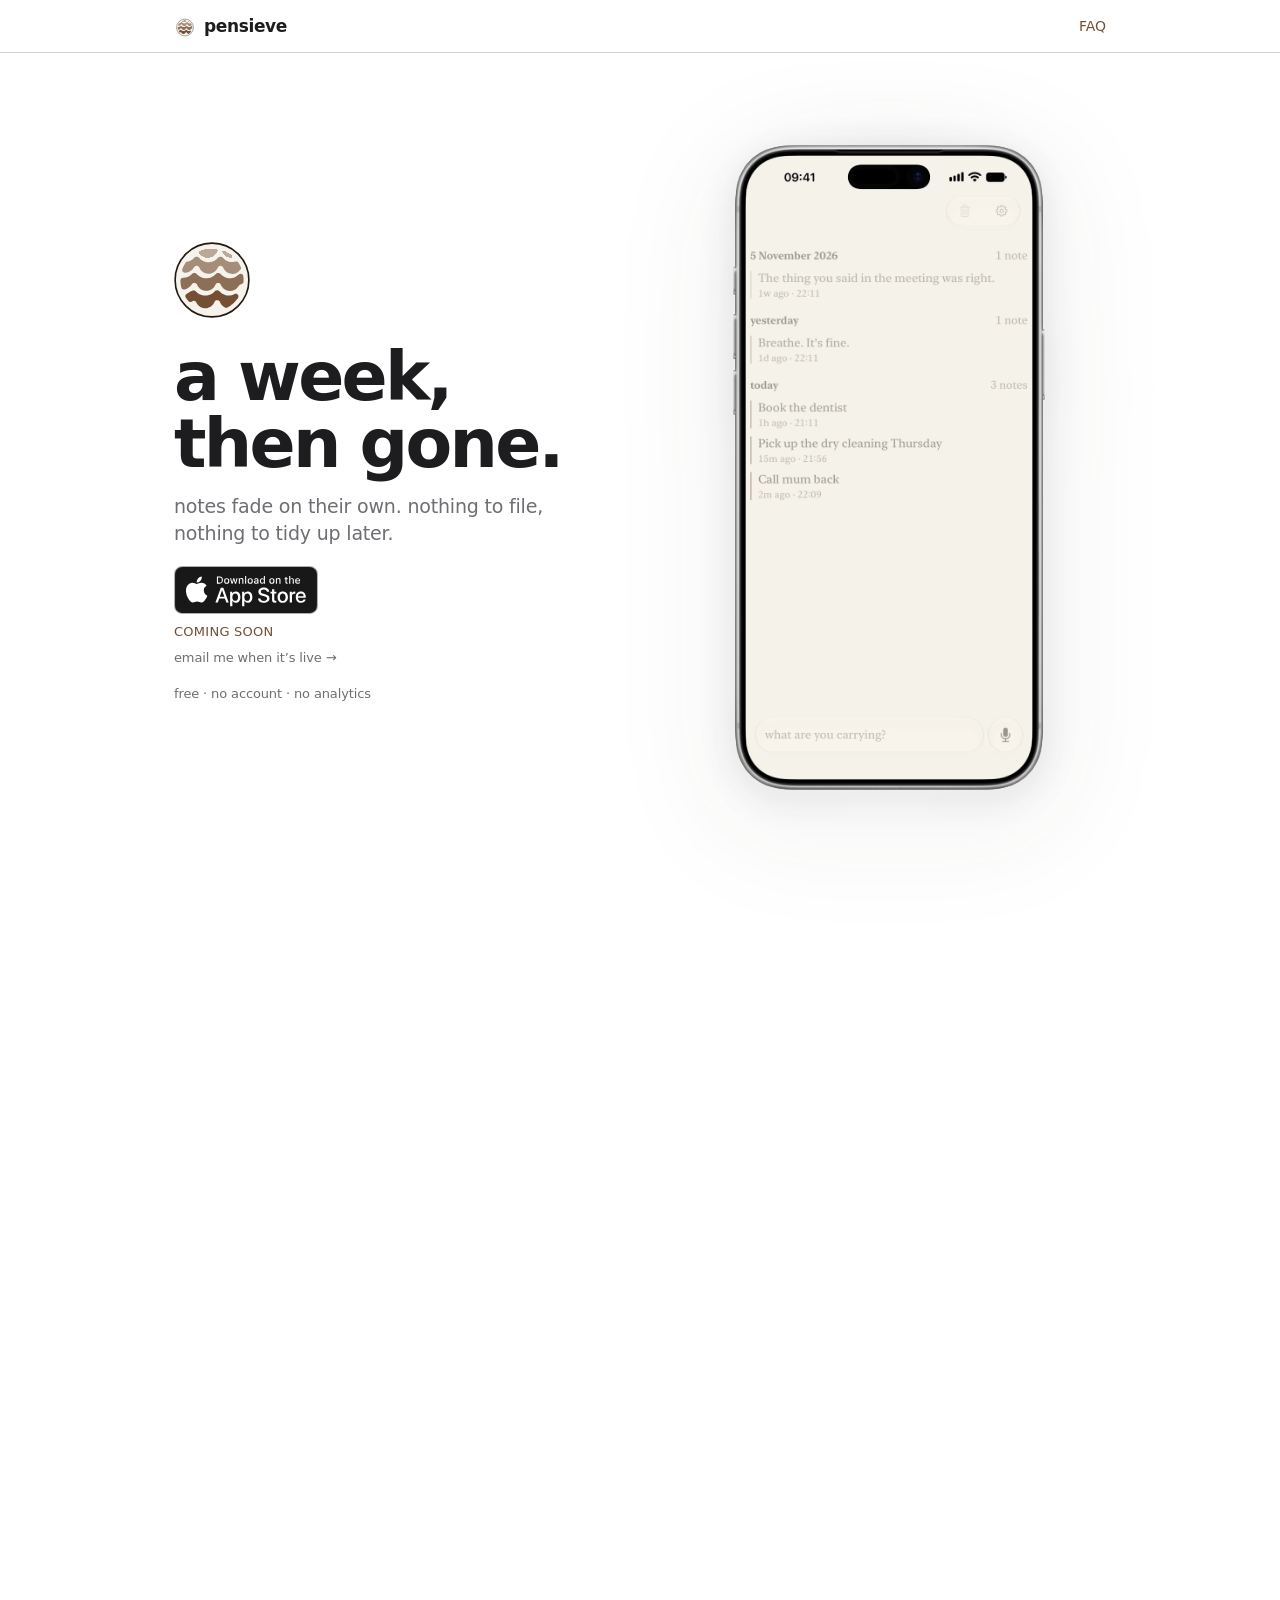
<file: index.html>
<!DOCTYPE html>
<html lang="en">
<head>
  <meta charset="UTF-8">
  <meta name="viewport" content="width=device-width, initial-scale=1.0">
  <title>pensieve, for what you carry.</title>
  <meta name="description" content="write a thought. watch it fade. let it go. pensieve is a journaling app that forgets on purpose.">

  <link rel="canonical" href="https://theanhgen.github.io/pensieve-site/">
  <!-- The water mark as the tab icon: mark.svg is the shipped icon's art (the
       Water Mark Lab's settings, DESIGN.md §05) with its paths simplified and
       its square ground left off, ~7 KB. The PNG is the fallback for a browser
       that takes no SVG icon, at the 32px a tab draws, not the 1024px icon.png.
       Both PNGs have names no earlier version of the site used: Safari keeps a
       site's favicon by URL and kept showing the old lettermark from icon.png
       after icon.png had become the water mark (2026-11-13). -->
  <link rel="icon" href="favicon-32.png" sizes="32x32" type="image/png">
  <link rel="icon" href="mark.svg" type="image/svg+xml">
  <link rel="apple-touch-icon" href="apple-touch-icon.png">
  <link rel="manifest" href="site.webmanifest">
  <!-- Light and dark, decided by the reader's system and nothing else. There
       was a three-way toggle here until 2026-09-16; it went because Safari
       takes the colour it paints behind a pull-to-refresh once, at load, and
       nothing in the document reaches it afterwards — a theme chosen in the
       page left the wrong colour above it. The system setting is the one the
       browser already agrees with. -->
  <meta name="theme-color" content="#ffffff" media="(prefers-color-scheme: light)">
  <meta name="theme-color" content="#000000" media="(prefers-color-scheme: dark)">


  <meta property="og:type" content="website">
  <meta property="og:url" content="https://theanhgen.github.io/pensieve-site/">
  <meta property="og:title" content="pensieve, for what you carry.">
  <meta property="og:description" content="a journaling app that forgets on purpose. write a thought, watch it fade, let it go.">
  <meta property="og:image" content="https://theanhgen.github.io/pensieve-site/og.png">
  <meta property="og:image:width" content="1200">
  <meta property="og:image:height" content="630">
  <meta property="og:image:alt" content="pensieve: a week, then gone. a journaling app where notes fade and disappear.">
  <meta name="twitter:card" content="summary_large_image">
  <meta name="twitter:title" content="pensieve, for what you carry.">
  <meta name="twitter:description" content="a journaling app that forgets on purpose.">
  <meta name="twitter:image" content="https://theanhgen.github.io/pensieve-site/og.png">
  <meta name="twitter:image:alt" content="pensieve: a week, then gone. a journaling app where notes fade and disappear.">

  <link rel="stylesheet" href="style.css">
  <script>document.documentElement.classList.add('js');</script>
  <script type="application/ld+json">
  {
    "@context": "https://schema.org",
    "@graph": [
      {
        "@type": "WebSite",
        "@id": "https://theanhgen.github.io/pensieve-site/#website",
        "url": "https://theanhgen.github.io/pensieve-site/",
        "name": "pensieve",
        "inLanguage": "en",
        "description": "a journaling app that forgets on purpose. write a thought, watch it fade, let it go.",
        "publisher": {
          "@id": "https://theanhgen.github.io/pensieve-site/#person"
        }
      },
      {
        "@type": "Person",
        "@id": "https://theanhgen.github.io/pensieve-site/#person",
        "name": "nguyen the anh",
        "url": "https://theanhgen.github.io/pensieve-site/why.html"
      },
      {
        "@type": "SoftwareApplication",
        "@id": "https://theanhgen.github.io/pensieve-site/#app",
        "name": "pensieve",
        "description": "a journaling app that forgets on purpose. notes fade on their own and are gone in a week by default, with no archive and no search.",
        "url": "https://theanhgen.github.io/pensieve-site/",
        "applicationCategory": "LifestyleApplication",
        "applicationSubCategory": "Note-taking",
        "operatingSystem": "iOS 27.0 or later",
        "softwareVersion": "1.0",
        "isAccessibleForFree": true,
        "offers": {
          "@type": "Offer",
          "price": "0",
          "priceCurrency": "USD"
        },
        "featureList": [
          "notes fade on their own and are gone in a week by default",
          "no archive and no search",
          "pin a note to pause its fade, or extend a single note",
          "no account, no ads and no analytics",
          "notes stay on device; iCloud sync is off by default",
          "Home Screen, Lock Screen and Control Center widgets",
          "share sheet extension for capturing from other apps",
          "voice notes that keep the recording and the words, transcribed on device in english or czech",
          "record a voice note from the Action Button with the app closed, shown as a Live Activity in the Dynamic Island",
          "Apple Watch companion app for recording a note from the wrist or a complication",
          "optional Face ID or passcode lock"
        ],
        "screenshot": [
          "https://theanhgen.github.io/pensieve-site/screenshots/write-light.png",
          "https://theanhgen.github.io/pensieve-site/screenshots/fade-light.png",
          "https://theanhgen.github.io/pensieve-site/screenshots/empty-light.png",
          "https://theanhgen.github.io/pensieve-site/screenshots/voice-light.png",
          "https://theanhgen.github.io/pensieve-site/screenshots/watch.png"
        ],
        "author": {
          "@id": "https://theanhgen.github.io/pensieve-site/#person"
        },
        "creator": {
          "@id": "https://theanhgen.github.io/pensieve-site/#person"
        },
        "publisher": {
          "@id": "https://theanhgen.github.io/pensieve-site/#person"
        }
      },
      {
        "@type": "WebPage",
        "@id": "https://theanhgen.github.io/pensieve-site/#webpage",
        "url": "https://theanhgen.github.io/pensieve-site/",
        "name": "pensieve, for what you carry.",
        "description": "write a thought. watch it fade. let it go. pensieve is a journaling app that forgets on purpose.",
        "isPartOf": {
          "@id": "https://theanhgen.github.io/pensieve-site/#website"
        },
        "about": {
          "@id": "https://theanhgen.github.io/pensieve-site/#app"
        },
        "inLanguage": "en",
        "primaryImageOfPage": {
          "@type": "ImageObject",
          "url": "https://theanhgen.github.io/pensieve-site/og.png",
          "width": 1200,
          "height": 630
        },
        "dateModified": "2026-11-12"
      },
      {
        "@type": "FAQPage",
        "@id": "https://theanhgen.github.io/pensieve-site/#faq",
        "url": "https://theanhgen.github.io/pensieve-site/#faq",
        "isPartOf": {
          "@id": "https://theanhgen.github.io/pensieve-site/#website"
        },
        "about": {
          "@id": "https://theanhgen.github.io/pensieve-site/#app"
        },
        "inLanguage": "en",
        "mainEntity": [
          {
            "@type": "Question",
            "name": "how long do notes last?",
            "acceptedAnswer": {
              "@type": "Answer",
              "text": "a week by default. you can change that in Settings, or extend a single note from its menu. pin a note and it won’t fade until you unpin it."
            }
          },
          {
            "@type": "Question",
            "name": "can i get a note back after it fades?",
            "acceptedAnswer": {
              "@type": "Answer",
              "text": "no. when a note fades on its own it’s gone for good, that’s the whole point. notes you delete by hand sit in Trash for 30 days first, in case you change your mind."
            }
          },
          {
            "@type": "Question",
            "name": "is there a subscription or cost?",
            "acceptedAnswer": {
              "@type": "Answer",
              "text": "pensieve is free, with no ads and nothing to sign up for. an optional supporter purchase unlocks never: a note released that way stays until you delete it, rather than being paused the way a pin is."
            }
          },
          {
            "@type": "Question",
            "name": "what does pinning a note do?",
            "acceptedAnswer": {
              "@type": "Answer",
              "text": "pinning is free, and it’s a pause rather than a decision: a pinned note stops fading until you unpin it, and unpinning restarts its full window. use it for things you need a bit longer but not forever."
            }
          },
          {
            "@type": "Question",
            "name": "can i edit a note?",
            "acceptedAnswer": {
              "@type": "Answer",
              "text": "no. a note stays what you wrote when you wrote it. you can copy it, extend it, pin it, or delete it."
            }
          },
          {
            "@type": "Question",
            "name": "which languages do voice notes understand?",
            "acceptedAnswer": {
              "@type": "Answer",
              "text": "english and czech. pensieve writes out what you said on your iPhone, trying english first, then czech. other languages are still recorded, but the words written out for them come out wrong."
            }
          },
          {
            "@type": "Question",
            "name": "can i lock pensieve?",
            "acceptedAnswer": {
              "@type": "Answer",
              "text": "yes. turn on Face ID in Settings and pensieve asks for Face ID or your passcode before it opens. the lock is off by default."
            }
          },
          {
            "@type": "Question",
            "name": "does pensieve sync across my devices?",
            "acceptedAnswer": {
              "@type": "Answer",
              "text": "only if you ask it to. iCloud sync is off by default. turn it on and your notes sync across your own Apple devices through your private iCloud, never through a server of ours."
            }
          },
          {
            "@type": "Question",
            "name": "does it work on Apple Watch, iPad or Mac?",
            "acceptedAnswer": {
              "@type": "Answer",
              "text": "pensieve is for iPhone, with a companion app for Apple Watch that records notes from your wrist. there is no iPad or Mac app."
            }
          },
          {
            "@type": "Question",
            "name": "what iOS version does it need?",
            "acceptedAnswer": {
              "@type": "Answer",
              "text": "iOS 27 or later."
            }
          }
        ]
      }
    ]
  }
  </script>
</head>
<body>

  <a href="#main" class="skip-link">skip to content</a>

  <nav class="nav" aria-label="Primary">
    <div class="wrap">
      <!-- The mark in two files rather than one with a media query inside it:
           an SVG in an <img> answers prefers-color-scheme on its own terms in
           some browsers, and <picture> is the switch every other image on this
           page already uses. Both files are the same paths in the app's light
           and dark colours (the splash's dark look: sepia on dark paper). -->
      <span class="nav-wordmark">
        <picture>
          <source srcset="mark-dark.svg" media="(prefers-color-scheme: dark)">
          <img src="mark.svg" alt="" class="nav-mark" width="22" height="22" decoding="async">
        </picture>
        pensieve
      </span>
      <div class="nav-actions">
        <a href="#faq" class="nav-link">FAQ</a>
      </div>
    </div>
  </nav>

  <main id="main">
    <!-- Hero — two columns: the offer on the left, the app actually doing it on
         the right. The device used to sit in its own section below the fold's
         first screen, which meant the page asserted "it fades" long before it
         showed it. -->
    <section class="hero">
      <div class="wrap hero-grid">
        <div class="hero-copy">
          <!-- The water mark itself, not the app icon's square: the page is
               the ground here. On load the script at the end of the page may
               draw it gathering out of still water first (the app's splash,
               SplashGather.swift, made smaller and shorter); this <img> is
               what holds afterwards, and all there is without JS or under
               reduced motion. -->
          <div class="hero-mark" data-reveal style="--d:0ms">
            <picture>
              <source srcset="mark-dark.svg" media="(prefers-color-scheme: dark)">
              <img src="mark.svg" alt="the pensieve water mark: bands of water and two pebbles in a round basin" class="hero-mark-img" width="96" height="96" decoding="async">
            </picture>
          </div>
          <h1 class="hero-title" data-reveal style="--d:40ms">a week,<br>then gone.
            <span class="visually-hidden"> pensieve, a journaling app where notes fade and disappear.</span>
          </h1>
          <p class="hero-sub" data-reveal style="--d:80ms">notes fade on their own. nothing to file, nothing to tidy up later.</p>
          <div class="hero-cta" data-reveal style="--d:120ms">
            <img src="appstore-badge.svg" alt="Download on the App Store" class="appstore-badge" width="146" height="48" decoding="async">
            <span class="hero-cta-note">coming soon</span>
            <!-- The only way a pre-launch reader can hear about launch. A
                 mailto, not a form: no field, no script, no third-party
                 endpoint, so the page fires no request it doesn't already
                 make and the no-tracking claim above stays literally true. -->
            <a class="cta-mailto" href="mailto:bibybi@icloud.com?subject=pensieve%20launch">email me when it’s live →</a>
          </div>
          <!-- The three objections a visitor has before they read anything else.
               Every one is verifiable: free app, no sign-up, no analytics SDK
               (see PrivacyInfo.xcprivacy — NSPrivacyCollectedDataTypes is empty). -->
          <p class="hero-trust" data-reveal style="--d:160ms">free · no account · no analytics</p>
        </div>

        <div class="hero-device" data-reveal style="--d:80ms">
          <div class="phone-frame">
            <!-- Shadow underlay: Safari won't render a filter on any ancestor
                 of a <video>, so the silhouette drop-shadow lives on this
                 duplicate bezel img instead (see .phone-shadow in style.css). -->
            <picture>
              <source srcset="screenshots/bezel.webp" type="image/webp">
              <img src="screenshots/bezel.png" class="phone-shadow" alt="" aria-hidden="true" decoding="async">
            </picture>
            <div class="phone-screen">
              <!-- Both themes stay in the DOM so the correct POSTER shows without
                   JS, but neither preloads and neither autoplays: `display: none`
                   does not stop a preload=auto video downloading, so every
                   visitor was pulling both files and watching one. The script at
                   the end of the page starts whichever is actually visible. -->
              <!-- The poster attribute takes one URL and has no <source> to fall
                   back to, so it is webp flat: the frame this page already needs
                   (aspect-ratio, clip-path) rules out every browser that cannot
                   decode one. The fallback <picture> below has to name the same
                   webp or nothing is saved — a <video>'s fallback content is
                   never RENDERED by a browser that plays video, but the <img>
                   inside it is still in the DOM and still fetched, which is how
                   both poster PNGs kept downloading. Same URL twice now, so it
                   is one 56 KB fetch for the pair instead of 431 KB. -->
              <video class="device-shot device-shot--dark" muted loop playsinline preload="none"
                     poster="screenshots/poster-dark.webp" width="800" height="1738"
                     data-hero="screenshots/hero-dark.mp4"
                     aria-label="The pensieve notes list, with older notes fading toward transparency over time">
                <picture>
                  <source srcset="screenshots/poster-dark.webp" type="image/webp">
                  <img src="screenshots/poster-dark.png" class="device-shot" alt="The pensieve notes list, with older notes fading toward transparency">
                </picture>
              </video>
              <video class="device-shot device-shot--light" muted loop playsinline preload="none"
                     poster="screenshots/poster-light.webp" width="800" height="1738" aria-hidden="true"
                     data-hero="screenshots/hero-light.mp4">
                <picture>
                  <source srcset="screenshots/poster-light.webp" type="image/webp">
                  <img src="screenshots/poster-light.png" class="device-shot" alt="">
                </picture>
              </video>
            </div>
            <picture>
              <source srcset="screenshots/bezel.webp" type="image/webp">
              <img src="screenshots/bezel.png" class="phone-bezel" alt="" aria-hidden="true" decoding="async">
            </picture>
          </div>
        </div>
      </div>
    </section>

    <section class="mechanic">
      <h2 class="visually-hidden">how pensieve works</h2>
      <div class="wrap">
        <div class="mechanic-step mechanic-step--with-screen" data-reveal style="--d:0ms">
          <span class="step-num">01</span>
          <h3>write</h3>
          <p>type what you’re carrying, or say it. no title, no tag, no category.</p>
          <div class="phone-frame phone-frame--small">
            <div class="phone-screen">
              <picture>
                <source srcset="screenshots/write-dark.webp" type="image/webp" media="(prefers-color-scheme: dark)">
                <source srcset="screenshots/write-dark.png" media="(prefers-color-scheme: dark)">
                <source srcset="screenshots/write-light.webp" type="image/webp">
                <img src="screenshots/write-light.png" class="device-shot" width="800" height="1632" loading="lazy" decoding="async"
                     alt="The pensieve capture bar with a thought being written">
              </picture>
            </div>
          </div>
        </div>
        <div class="mechanic-step mechanic-step--with-screen" data-reveal style="--d:40ms">
          <span class="step-num">02</span>
          <h3>fade</h3>
          <p>your note goes lighter as the days pass. by default it’s gone in a week.</p>
          <div class="phone-frame phone-frame--small">
            <div class="phone-screen">
              <picture>
                <source srcset="screenshots/fade-dark.webp" type="image/webp" media="(prefers-color-scheme: dark)">
                <source srcset="screenshots/fade-dark.png" media="(prefers-color-scheme: dark)">
                <source srcset="screenshots/fade-light.webp" type="image/webp">
                <img src="screenshots/fade-light.png" class="device-shot" width="800" height="1632" loading="lazy" decoding="async"
                     alt="The pensieve notes list, with older notes fading toward transparency">
              </picture>
            </div>
          </div>
        </div>
        <div class="mechanic-step mechanic-step--with-screen" data-reveal style="--d:80ms">
          <span class="step-num">03</span>
          <h3>release</h3>
          <p>gone. you don’t file it or delete it. it just goes.</p>
          <div class="phone-frame phone-frame--small">
            <div class="phone-screen">
              <picture>
                <source srcset="screenshots/empty-dark.webp" type="image/webp" media="(prefers-color-scheme: dark)">
                <source srcset="screenshots/empty-dark.png" media="(prefers-color-scheme: dark)">
                <source srcset="screenshots/empty-light.webp" type="image/webp">
                <img src="screenshots/empty-light.png" class="device-shot" width="800" height="1632" loading="lazy" decoding="async"
                     alt="The pensieve empty state after a note is released, reading “Nothing left to carry.”">
              </picture>
            </div>
          </div>
        </div>
      </div>
    </section>

    <!-- The one place on the page where the reader's own words fade. Every part
         of it runs in the tab: no storage, no fetch, no third-party script,
         which is what lets the line under the input say so plainly. The note
         body is written with textContent, so pasted markup stays text.
         Hidden without JS — the form would otherwise be a button that reloads
         the page. -->
    <section class="demo" id="try">
      <div class="wrap">
        <div class="demo-header" data-reveal>
          <h2>watch one go.</h2>
          <p>type a thought and leave it. it fades over about twenty seconds here. in the app you’d have a week.</p>
        </div>

        <div class="demo-stage">
          <form class="demo-form" id="demo-form" data-reveal style="--d:0ms">
            <label class="visually-hidden" for="demo-input">type a thought</label>
            <input class="demo-input" id="demo-input" type="text" placeholder="type a thought…"
                   autocomplete="off" maxlength="140" enterkeyhint="done">
            <button class="demo-submit" type="submit">release</button>
          </form>

          <p class="demo-privacy" data-reveal style="--d:40ms">nothing you type here leaves your browser: not stored, not sent, no third parties.</p>

          <!-- Same card, same 2px bar, same type as the widget mockups below:
               what fades here is meant to read as the same object. -->
          <div class="app-widget demo-panel is-empty" id="demo-panel" data-reveal style="--d:80ms">
            <span class="app-widget-label">fading</span>
            <div class="demo-list" id="demo-list" aria-live="polite"></div>
            <p class="demo-empty">nothing here yet.</p>
          </div>
        </div>
      </div>
    </section>

    <section class="features">
      <div class="wrap">
        <div class="features-header" data-reveal>
          <h2>built to forget.</h2>
          <p>you keep what you meant to keep. the rest goes on its own, and mostly you won’t miss it.</p>
        </div>
        <div class="features-grid">
          <div class="feature-card" data-reveal style="--d:0ms">
            <h3>pin it,<br>or extend it.</h3>
            <p>need one a bit longer, hold on to it. the rest goes sooner than you’d like. that’s the point, and it’s also the cost.</p>
          </div>
          <div class="feature-card" data-reveal style="--d:40ms">
            <h3>no archive,<br>no search.</h3>
            <p>nowhere to scroll back to. you go looking for something once, and then you stop looking.</p>
          </div>
          <div class="feature-card" data-reveal style="--d:80ms">
            <h3>no account,<br>no tracking.</h3>
            <p>no sign-up, no ads, no analytics. your notes never touch a server of ours. we don’t have any.</p>
          </div>
        </div>
      </div>
    </section>

    <!-- Voice, and the two ways in that need no screen. Copy follows the App
         Store description (metadata/en-US/description.txt) and claims nothing
         past it: english or czech only, because transcription tries english and
         falls back to czech and anything else comes out wrong; nothing about the
         Action Button with the phone locked, which has not been tried. The
         watch is a card, not a section of its own, on purpose. -->
    <section class="voice">
      <div class="wrap">
        <div class="voice-grid">
          <div class="voice-copy" data-reveal>
            <h2>say it instead.</h2>
            <p>hold the mic and talk. the note keeps your voice and the words, written out on your phone in english or czech. it fades like any other note, the recording with it.</p>
          </div>
          <div class="voice-shot" data-reveal style="--d:80ms">
            <div class="phone-frame phone-frame--small">
              <div class="phone-screen">
                <picture>
                  <source srcset="screenshots/voice-dark.webp" type="image/webp" media="(prefers-color-scheme: dark)">
                  <source srcset="screenshots/voice-dark.png" media="(prefers-color-scheme: dark)">
                  <source srcset="screenshots/voice-light.webp" type="image/webp">
                  <img src="screenshots/voice-light.png" class="device-shot" width="800" height="1632" loading="lazy" decoding="async"
                       alt="The pensieve notes list with two voice notes, each a waveform and a duration, one with its words written out underneath">
                </picture>
              </div>
            </div>
          </div>
        </div>

        <div class="voice-ways">
          <div class="feature-card voice-way" data-reveal style="--d:0ms">
            <h3>from the Action Button.</h3>
            <p>set the Action Button to pensieve’s “record a voice note” and press it, with the app closed. the take shows in the Dynamic Island while you talk. press again and it’s kept. Siri and Shortcuts can start one too.</p>
            <!-- Drawn, not captured, like the widgets below: neither a simulator
                 screenshot nor a device one includes the Dynamic Island. The
                 compact layout and colours are VoiceTakeLiveActivity's: the
                 waveform in PensieveRecord (its dark value; the island is
                 always dark), the clock in the island's fixed paper. -->
            <div class="island-stage" role="img" aria-label="The Dynamic Island while pensieve records: a red waveform on the left and the take’s running time on the right">
              <div class="island">
                <span class="island-wave" aria-hidden="true"><i style="--h:.35"></i><i style="--h:.7"></i><i style="--h:.5"></i><i style="--h:.95"></i><i style="--h:.6"></i><i style="--h:.8"></i><i style="--h:.4"></i><i style="--h:.75"></i><i style="--h:.55"></i><i style="--h:.3"></i></span>
                <span class="island-clock" aria-hidden="true">0:07</span>
              </div>
            </div>
          </div>
          <div class="feature-card voice-way" data-reveal style="--d:40ms">
            <h3>on your wrist.</h3>
            <p>the Apple Watch app records a note from your wrist or its complication and sends it to your phone. turn the Digital Crown to choose how long it stays.</p>
            <!-- One file for both themes: watchOS has no light appearance. -->
            <div class="watch-stage">
              <picture>
                <source srcset="screenshots/watch.webp" type="image/webp">
                <img src="screenshots/watch.png" class="watch-shot" width="208" height="248" loading="lazy" decoding="async"
                     alt="The pensieve Apple Watch app: a red record button, “tap or hold”, and “fades after 7d” underneath">
              </picture>
            </div>
          </div>
        </div>
      </div>
    </section>

    <section class="widgets">
      <div class="wrap">
        <h2 data-reveal>see what’s fading.</h2>
        <p data-reveal style="--d:80ms">put it on your Home Screen, your Lock Screen, or in Control Center. glance instead of opening the app.</p>
        <!-- Three of the five widgets the app ships. Colours, the 2px bar and the
             per-note fade opacity mirror PensieveWidget: PensieveRelease for
             fading notes, PensieveAmber for pinned ones, PensieveMuted labels. -->
        <div class="app-widget-row">

          <div class="app-widget" data-reveal style="--d:160ms" role="img" aria-label="The pensieve Fading Home Screen widget, listing notes that are about to fade out">
            <span class="app-widget-label">fading</span>
            <div class="app-widget-note" style="--o:0.4">
              <span class="app-widget-bar"></span>
              <div class="app-widget-body">
                <p class="app-widget-text">Breathe. It’s fine.</p>
                <span class="app-widget-time">2 days ago</span>
              </div>
            </div>
            <div class="app-widget-note" style="--o:0.66">
              <span class="app-widget-bar"></span>
              <div class="app-widget-body">
                <p class="app-widget-text">Book the dentist</p>
                <span class="app-widget-time">2 days ago</span>
              </div>
            </div>
            <div class="app-widget-note" style="--o:0.92">
              <span class="app-widget-bar"></span>
              <div class="app-widget-body">
                <p class="app-widget-text">Pick up the dry cleaning Thursday</p>
                <span class="app-widget-time">1 day ago</span>
              </div>
            </div>
            <!-- CaptureRow: hairline, ReleaseGlyph, one label. Present on every
                 widget at small/medium/large — only the Lock Screen accessory omits it. -->
            <div class="app-widget-capture">
              <svg class="app-widget-glyph" viewBox="0 0 20 20" width="17" height="17" aria-hidden="true">
                <circle cx="10" cy="10" r="9.3" fill="currentColor"></circle>
                <path d="M6.1 5.9h7.8c1 0 1.8.8 1.8 1.8v3.4c0 1-.8 1.8-1.8 1.8H9.6l-2.7 2c-.35.26-.85.01-.85-.43v-1.57h-.05c-1 0-1.75-.8-1.75-1.8V7.7c0-1 .8-1.8 1.85-1.8z" fill="var(--w-paper)"></path>
              </svg>
              <span>release a thought</span>
            </div>
          </div>

          <div class="app-widget app-widget--held" data-reveal style="--d:200ms" role="img" aria-label="The pensieve Held Home Screen widget, listing notes you have pinned so they do not fade">
            <span class="app-widget-label">held</span>
            <div class="app-widget-note">
              <span class="app-widget-bar"></span>
              <div class="app-widget-body">
                <p class="app-widget-text">Wifi: heronsgate, 4 words no caps</p>
                <span class="app-widget-time">pinned</span>
              </div>
            </div>
            <div class="app-widget-note">
              <span class="app-widget-bar"></span>
              <div class="app-widget-body">
                <p class="app-widget-text">Mum’s new address, flat 4</p>
                <span class="app-widget-time">pinned</span>
              </div>
            </div>
            <div class="app-widget-note">
              <span class="app-widget-bar"></span>
              <div class="app-widget-body">
                <p class="app-widget-text">Meter reading 41982</p>
                <span class="app-widget-time">pinned</span>
              </div>
            </div>
            <!-- CaptureRow: hairline, ReleaseGlyph, one label. Present on every
                 widget at small/medium/large — only the Lock Screen accessory omits it. -->
            <div class="app-widget-capture">
              <svg class="app-widget-glyph" viewBox="0 0 20 20" width="17" height="17" aria-hidden="true">
                <circle cx="10" cy="10" r="9.3" fill="currentColor"></circle>
                <path d="M6.1 5.9h7.8c1 0 1.8.8 1.8 1.8v3.4c0 1-.8 1.8-1.8 1.8H9.6l-2.7 2c-.35.26-.85.01-.85-.43v-1.57h-.05c-1 0-1.75-.8-1.75-1.8V7.7c0-1 .8-1.8 1.85-1.8z" fill="var(--w-paper)"></path>
              </svg>
              <span>release a thought</span>
            </div>
          </div>

          <div class="app-widget" data-reveal style="--d:240ms" role="img" aria-label="The pensieve Recent Home Screen widget, listing the freshest notes above a shortcut that opens a new note">
            <span class="app-widget-label">recent</span>
            <div class="app-widget-note" style="--o:1">
              <span class="app-widget-bar"></span>
              <div class="app-widget-body">
                <p class="app-widget-text">Flat white, oat, no sugar</p>
                <span class="app-widget-time">just now</span>
              </div>
            </div>
            <div class="app-widget-note" style="--o:0.88">
              <span class="app-widget-bar"></span>
              <div class="app-widget-body">
                <p class="app-widget-text">Call mum back</p>
                <span class="app-widget-time">yesterday</span>
              </div>
            </div>
            <!-- CaptureRow: hairline, ReleaseGlyph, one label. Present on every
                 widget at small/medium/large — only the Lock Screen accessory omits it. -->
            <div class="app-widget-capture">
              <svg class="app-widget-glyph" viewBox="0 0 20 20" width="17" height="17" aria-hidden="true">
                <circle cx="10" cy="10" r="9.3" fill="currentColor"></circle>
                <path d="M6.1 5.9h7.8c1 0 1.8.8 1.8 1.8v3.4c0 1-.8 1.8-1.8 1.8H9.6l-2.7 2c-.35.26-.85.01-.85-.43v-1.57h-.05c-1 0-1.75-.8-1.75-1.8V7.7c0-1 .8-1.8 1.85-1.8z" fill="var(--w-paper)"></path>
              </svg>
              <span>release a thought</span>
            </div>
          </div>

        </div>
      </div>
    </section>

    <section class="privacy">
      <div class="wrap" data-reveal>
        <p><strong>private by design.</strong><br>your notes live on your device. lock pensieve with Face ID if you want to. turn on iCloud sync and they travel through your own private iCloud, never through us.</p>
        <!-- Pricing used to exist only inside FAQ answer #faq-pricing, behind a
             closed accordion, so a visitor could read the whole page without
             learning the app is free. This line is a compression of that
             answer and links to it, so drift between the two is one click to
             spot. Set a step quieter than the promise above it. -->
        <p class="privacy-price">free. an optional supporter purchase unlocks <a href="#faq-pricing"><em>never</em></a>, notes that stay.</p>
        <a href="privacy.html" class="privacy-link">read the privacy policy →</a>
      </div>
    </section>

    <section class="faq" id="faq">
      <div class="wrap">
        <h2 class="faq-title" data-reveal>questions</h2>
        <div class="faq-list">
          <div class="faq-item" data-reveal style="--d:0ms">
            <h3 class="faq-heading">
              <button class="faq-question" aria-expanded="false" aria-controls="faq-duration">how long do notes last?</button>
            </h3>
            <div class="faq-answer" id="faq-duration"><div class="faq-answer-inner">
              <p>a week by default. you can change that in Settings, or extend a single note from its menu. pin a note and it won’t fade until you unpin it.</p>
            </div></div>
          </div>
          <div class="faq-item" data-reveal style="--d:40ms">
            <h3 class="faq-heading">
              <button class="faq-question" aria-expanded="false" aria-controls="faq-recovery">can i get a note back after it fades?</button>
            </h3>
            <div class="faq-answer" id="faq-recovery"><div class="faq-answer-inner">
              <p>no. when a note fades on its own it’s gone for good, that’s the whole point. notes you delete by hand sit in Trash for 30 days first, in case you change your mind.</p>
            </div></div>
          </div>
          <div class="faq-item" data-reveal style="--d:80ms">
            <h3 class="faq-heading">
              <button class="faq-question" aria-expanded="false" aria-controls="faq-pricing">is there a subscription or cost?</button>
            </h3>
            <div class="faq-answer" id="faq-pricing"><div class="faq-answer-inner">
              <p>pensieve is free, with no ads and nothing to sign up for. an optional supporter purchase unlocks <em>never</em>: a note released that way stays until you delete it, rather than being paused the way a pin is.</p>
            </div></div>
          </div>
          <div class="faq-item" data-reveal style="--d:120ms">
            <h3 class="faq-heading">
              <button class="faq-question" aria-expanded="false" aria-controls="faq-pinning">what does pinning a note do?</button>
            </h3>
            <div class="faq-answer" id="faq-pinning"><div class="faq-answer-inner">
              <p>pinning is free, and it’s a pause rather than a decision: a pinned note stops fading until you unpin it, and unpinning restarts its full window. use it for things you need a bit longer but not forever.</p>
            </div></div>
          </div>
          <div class="faq-item" data-reveal style="--d:160ms">
            <h3 class="faq-heading">
              <button class="faq-question" aria-expanded="false" aria-controls="faq-editing">can i edit a note?</button>
            </h3>
            <div class="faq-answer" id="faq-editing"><div class="faq-answer-inner">
              <p>no. a note stays what you wrote when you wrote it. you can copy it, extend it, pin it, or delete it.</p>
            </div></div>
          </div>
          <div class="faq-item" data-reveal style="--d:200ms">
            <h3 class="faq-heading">
              <button class="faq-question" aria-expanded="false" aria-controls="faq-voice-languages">which languages do voice notes understand?</button>
            </h3>
            <div class="faq-answer" id="faq-voice-languages"><div class="faq-answer-inner">
              <p>english and czech. pensieve writes out what you said on your iPhone, trying english first, then czech. other languages are still recorded, but the words written out for them come out wrong.</p>
            </div></div>
          </div>
          <div class="faq-item" data-reveal style="--d:240ms">
            <h3 class="faq-heading">
              <button class="faq-question" aria-expanded="false" aria-controls="faq-lock">can i lock pensieve?</button>
            </h3>
            <div class="faq-answer" id="faq-lock"><div class="faq-answer-inner">
              <p>yes. turn on Face ID in Settings and pensieve asks for Face ID or your passcode before it opens. the lock is off by default.</p>
            </div></div>
          </div>
          <div class="faq-item" data-reveal style="--d:280ms">
            <h3 class="faq-heading">
              <button class="faq-question" aria-expanded="false" aria-controls="faq-sync">does pensieve sync across my devices?</button>
            </h3>
            <div class="faq-answer" id="faq-sync"><div class="faq-answer-inner">
              <p>only if you ask it to. iCloud sync is off by default. turn it on and your notes sync across your own Apple devices through your private iCloud, never through a server of ours.</p>
            </div></div>
          </div>
          <div class="faq-item" data-reveal style="--d:320ms">
            <h3 class="faq-heading">
              <button class="faq-question" aria-expanded="false" aria-controls="faq-platforms">does it work on Apple Watch, iPad or Mac?</button>
            </h3>
            <div class="faq-answer" id="faq-platforms"><div class="faq-answer-inner">
              <p>pensieve is for iPhone, with a companion app for Apple Watch that records notes from your wrist. there is no iPad or Mac app.</p>
            </div></div>
          </div>
          <div class="faq-item" data-reveal style="--d:360ms">
            <h3 class="faq-heading">
              <button class="faq-question" aria-expanded="false" aria-controls="faq-ios-version">what iOS version does it need?</button>
            </h3>
            <div class="faq-answer" id="faq-ios-version"><div class="faq-answer-inner">
              <p>iOS 27 or later.</p>
            </div></div>
          </div>
        </div>
      </div>
    </section>

    <!-- The page used to end on "iOS 17 or later." and then the footer, with
         the only App Store badge ~3400px above. Same badge, same honest
         "coming soon" — it is still not a link. -->
    <section class="closing">
      <div class="wrap" data-reveal>
        <p class="closing-line">a week is usually enough. or rather it isn’t, and you pin the one that matters.</p>
        <div class="closing-cta">
          <img src="appstore-badge.svg" alt="Download on the App Store" class="appstore-badge" width="146" height="48" decoding="async">
          <span class="hero-cta-note">coming soon</span>
          <a class="cta-mailto" href="mailto:bibybi@icloud.com?subject=pensieve%20launch">email me when it’s live →</a>
        </div>
      </div>
    </section>
  </main>

  <footer class="footer">
    <div class="wrap">
      <span class="footer-name">
        <picture>
          <source srcset="mark-dark.svg" media="(prefers-color-scheme: dark)">
          <img src="mark.svg" alt="" class="footer-mark" width="18" height="18" loading="lazy" decoding="async">
        </picture>
        pensieve
      </span>
      <nav class="footer-links" aria-label="Footer">
        <!-- No FAQ link here: the FAQ ends directly above this footer, so the
             link asks the reader to jump to where they already are. It stays in
             the nav, which is where a jump is actually useful. -->
        <a href="why.html" class="footer-link">why</a>
        <a href="privacy.html" class="footer-link">privacy</a>
        <a href="mailto:bibybi@icloud.com" class="footer-link">contact</a>
      </nav>
      <span class="footer-legal">© 2026 pensieve. all rights reserved.</span>
    </div>
  </footer>

  <script>
    // FAQ accordion — grid-rows transition, no transitionend races.
    // replaceState, never pushState: back should leave the page rather than
    // walk the reader out through every toggle they made. Closing falls back
    // to '#faq' — a bare '#' would jump the page to the top.
    document.querySelectorAll('.faq-question').forEach(btn => {
      const answer = document.getElementById(btn.getAttribute('aria-controls'));
      btn.addEventListener('click', () => {
        const open = btn.getAttribute('aria-expanded') === 'true';
        btn.setAttribute('aria-expanded', String(!open));
        if (answer) {
          answer.classList.toggle('is-open', !open);
          history.replaceState(null, '', open ? '#faq' : '#' + answer.id);
        }
      });
    });

    // Open the answer the URL points at. The page has other anchors (#faq,
    // and whatever a reader pastes), so ignore anything that is not an
    // answer. getElementById, not querySelector: an arbitrary hash can be an
    // invalid selector and would throw instead of missing.
    // Bound to hashchange too, not just load: the privacy section links to
    // #faq-pricing from the same page, and a load-only handler would leave that
    // click scrolling to a still-closed answer.
    const openHashedAnswer = () => {
      if (!location.hash) return;
      const target = document.getElementById(location.hash.slice(1));
      if (!target || !target.classList.contains('faq-answer')) return;
      const btn = document.querySelector(`[aria-controls="${target.id}"]`);
      if (btn && btn.getAttribute('aria-expanded') !== 'true') btn.click();
    };
    window.addEventListener('DOMContentLoaded', openHashedAnswer);
    window.addEventListener('hashchange', openHashedAnswer);

    // Respect reduced motion: freeze the hero videos on their poster frame.
    const reduce = window.matchMedia('(prefers-reduced-motion: reduce)').matches;
    if (reduce) {
      document.querySelectorAll('video').forEach(v => { v.removeAttribute('autoplay'); v.pause(); });
    }

    const reveals = document.querySelectorAll('[data-reveal]');
    if (reduce || !('IntersectionObserver' in window)) {
      reveals.forEach(el => el.classList.add('is-in'));
    } else {
      const io = new IntersectionObserver((entries) => {
        entries.forEach(entry => {
          if (entry.isIntersecting) {
            entry.target.classList.add('is-in');
            io.unobserve(entry.target);
          }
        });
      }, { rootMargin: '0px 0px -8% 0px', threshold: 0 });
      reveals.forEach(el => io.observe(el));
      // Safety net: never leave content hidden if the observer misfires.
      window.addEventListener('load', () => setTimeout(() => {
        // Read every rect first, then write: measuring straight after a class
        // change forces a style recalc on each pass through the loop.
        const onscreen = [];
        reveals.forEach(el => {
          const r = el.getBoundingClientRect();
          if (r.top < window.innerHeight && r.bottom > 0) onscreen.push(el);
        });
        onscreen.forEach(el => el.classList.add('is-in'));
      }, 1200));
    }
  </script>
  <script>
    // Only the hero video the viewer can actually see is fetched. Chosen by
    // visibility rather than a media query so it always agrees with the CSS
    // that does the theme swap, and re-run on a theme change so a viewer who
    // flips appearance mid-visit still gets a playing video.
    (function () {
      var heroes = document.querySelectorAll('video[data-hero]');
      if (!heroes.length) return;
      // Reduced motion: never fetch the file at all. The earlier handler pauses
      // videos, but this script runs after it, so playing here would override
      // that intent — and the poster frame IS the frozen state that handler
      // wants, so not loading is both correct and a saved download.
      if (window.matchMedia('(prefers-reduced-motion: reduce)').matches) return;

      var onScreen = true;

      function visibleHero() {
        for (var i = 0; i < heroes.length; i++) {
          if (heroes[i].offsetParent !== null) return heroes[i];
        }
        return null;
      }

      function start() {
        var target = visibleHero();
        // A theme flip hands the stage to the other file; stop the loser rather
        // than leaving it decoding behind display:none.
        heroes.forEach(function (v) { if (v !== target) v.pause(); });
        if (!target) return;
        if (!target.src) {
          target.preload = 'auto';
          target.src = target.dataset.hero;
        }
        if (onScreen) {
          var p = target.play();
          if (p && p.catch) p.catch(function () {});
        }
      }

      start();
      var mq = window.matchMedia('(prefers-color-scheme: dark)');
      if (mq.addEventListener) mq.addEventListener('change', function () { setTimeout(start, 0); });

      // Don't decode frames nobody can see. The hero used to loop for the whole
      // visit, including while the reader is all the way down in the FAQ.
      var stage = document.querySelector('.hero-device');
      if (stage && 'IntersectionObserver' in window) {
        new IntersectionObserver(function (entries) {
          onScreen = entries[0].isIntersecting;
          if (onScreen) start();
          else heroes.forEach(function (v) { v.pause(); });
        }, { threshold: 0 }).observe(stage);
      }
    })();
  </script>
  <script>
    // The hero mark gathers out of still water once per page load: the app's
    // splash (SplashGather.swift, StillWater.swift) at the size of one image.
    // Horizontal hairlines breathe for a moment, draw in toward the middle,
    // thicken where the mark's shapes are until they run together into its
    // bands, and the ring draws round; the real <img> fades in over the last
    // third of that, so the drawn bands, coarser than the mark's, never stand
    // alone, and the canvas goes. About 2.6 seconds, all of it on this one
    // 96px box: the headline, the copy and the video never wait for it.
    //
    // Same origin only: the paths come from the mark file the <img> already
    // names. Skipped under reduced motion, without canvas or Path2D, and if
    // the file takes longer than 700ms, so a slow connection gets the still
    // mark rather than an animation arriving after the reader has moved on.
    (function () {
      var box = document.querySelector('.hero-mark');
      if (!box) return;
      if (window.matchMedia('(prefers-reduced-motion: reduce)').matches) return;
      var canvas = document.createElement('canvas');
      if (!canvas.getContext || !window.Path2D || !window.fetch || !window.requestAnimationFrame) return;

      var dark = window.matchMedia('(prefers-color-scheme: dark)').matches;
      // DESIGN.md §02, the splash's palette: ink ring, sepia bands, paper disc.
      var pal = dark
        ? { ink: '232,225,216', sepia: '176,144,112', disc: '23,19,15' }
        : { ink: '34,26,18', sepia: '116,79,52', disc: '246,243,237' };
      var TONES = [0.45, 0.62, 0.8, 1];

      // Hidden synchronously, before the reveal fades the box in, so the still
      // mark never shows and then vanishes. Every way out of here undoes it.
      box.classList.add('is-gathering');
      var done = false, img = box.querySelector('img');
      function finish() {
        if (done) return;
        done = true;
        if (img) img.style.opacity = '';
        box.classList.remove('is-gathering');
        canvas.classList.add('is-gone');
        setTimeout(function () { canvas.remove(); }, 500);
      }
      setTimeout(finish, 4000);   // the backstop: nothing here may hide the mark for good

      var started = performance.now();
      fetch(dark ? 'mark-dark.svg' : 'mark.svg')
        .then(function (r) { if (!r.ok) throw 0; return r.text(); })
        .then(function (svg) {
          if (performance.now() - started > 700) throw 0;
          var ds = [], re = / d="([^"]+)"/g, m;
          while ((m = re.exec(svg))) ds.push(new Path2D(m[1]));
          if (ds.length !== 4) throw 0;
          run(ds);
        })
        .catch(finish);

      function smooth(a, b, v) { var t = Math.min(1, Math.max(0, (v - a) / (b - a))); return t * t * (3 - 2 * t); }
      function ease(t) { return t < 0.5 ? 4 * t * t * t : 1 - Math.pow(-2 * t + 2, 3) / 2; }

      function run(ds) {
        var side = box.clientWidth || 96, dpr = Math.min(2, window.devicePixelRatio || 1);
        var px = Math.round(side * dpr), k = px / 120;   // device pixels per grid unit
        canvas.width = canvas.height = px;
        canvas.className = 'hero-mark-gather';
        canvas.setAttribute('aria-hidden', 'true');
        box.appendChild(canvas);
        var ctx = canvas.getContext('2d');

        // Which shape covers a grid point: the four shapes rasterised once at
        // four pixels to a unit, the pebbles clipped to the basin as they are
        // in the mark.
        var MS = 4, MP = 120 * MS;
        var masks = ds.map(function (p, i) {
          var c = document.createElement('canvas'); c.width = c.height = MP;
          var x = c.getContext('2d'); x.scale(MS, MS);
          if (i === 0) { x.beginPath(); x.arc(60, 60, 39.5, 0, Math.PI * 2); x.clip(); }
          x.fill(p);
          var d = x.getImageData(0, 0, MP, MP).data, a = new Uint8Array(MP * MP);
          for (var j = 0; j < a.length; j++) a[j] = d[j * 4 + 3];
          return a;
        });
        function cover(s, x, y) {
          var u = x * MS | 0, v = y * MS | 0;
          return u < 0 || v < 0 || u >= MP || v >= MP ? 0 : masks[s][v * MP + u] / 255;
        }
        // The bands are drawn opaque into their own layer, then laid down at
        // their tone, so neighbouring lines that overlap do not stripe darker.
        var layer = document.createElement('canvas'); layer.width = layer.height = px;
        var lctx = layer.getContext('2d');

        // StillWater's lines, at this scale: 27 across the box, 6 units apart.
        var N = 27, STEP = 6, TOP = -18, xs = [];
        for (var x = -1; x <= 121; x += 1.5) xs.push(x);
        var seeds = [];
        for (var i = 0; i < N; i++) seeds.push([(Math.sin(i * 12.9898) * 43758.5453) % 1, (Math.sin(i * 78.233) * 12345.678) % 1]);
        function lift(i, x, t) {   // StillWater.lift, in grid units (1.55pt each, as in the splash)
          var a = seeds[i][0], b = seeds[i][1], X = x * 1.55, u = (X - 93) / (186 * 0.32);
          var env = 0.25 + 0.75 * Math.exp(-u * u);
          var n = 0.55 * Math.sin(X * 0.09 + a * 20 + t * 0.32) + 0.35 * Math.sin(X * 0.21 + b * 30 - t * 0.21) + 0.25 * Math.sin(X * 0.37 + (a + b) * 9 + t * 0.13);
          return env * (2.5 + 3 * Math.max(0, n)) * (0.6 + 0.4 * Math.sin(t * 0.3 + i * 0.21)) / 1.55;
        }
        var ys = new Float64Array(xs.length), cs = new Float64Array(xs.length), hs = new Float64Array(xs.length);
        function line(c, yy, hh) {
          c.beginPath(); c.moveTo(xs[0], yy[0] - (hh ? hh[0] : 0));
          for (var j = 1; j < xs.length; j++) c.lineTo(xs[j], yy[j] - (hh ? hh[j] : 0));
          if (hh) { for (j = xs.length - 1; j >= 0; j--) c.lineTo(xs[j], yy[j] + hh[j]); c.closePath(); }
        }

        var t0 = null, clock = (performance.now() / 1000) % 20000;
        function frame(now) {
          if (done) return;
          if (t0 === null) t0 = now;
          var t = (now - t0) / 1000;
          // 0.3s of still water, 2.0s gathering, then the image takes over.
          var g = t < 0.3 ? 0 : ease(Math.min(1, (t - 0.3) / 2.0));
          var gt = smooth(0.35, 1, g), time = clock + t;
          // The cross-fade: the mark comes up from 0.7 of the way, the drawing
          // goes over the last 0.15. Inline, and cleared by finish().
          if (img) img.style.opacity = String(smooth(0.7, 1, g));
          canvas.style.opacity = String(1 - smooth(0.85, 1, g));

          ctx.setTransform(1, 0, 0, 1, 0, 0);
          ctx.clearRect(0, 0, px, px);
          ctx.setTransform(k, 0, 0, k, 0, 0);
          lctx.setTransform(1, 0, 0, 1, 0, 0);
          lctx.clearRect(0, 0, px, px);

          var disc = smooth(0.55, 1, g);
          if (disc > 0) {
            ctx.beginPath(); ctx.arc(60, 60, 47.1, 0, Math.PI * 2);
            ctx.fillStyle = 'rgba(' + pal.disc + ',' + disc + ')'; ctx.fill();
          }

          var layers = [[], [], [], []];
          for (var i = 0; i < N; i++) {
            var base = TOP + i * STEP;
            for (var j = 0; j < xs.length; j++) {
              var u = (xs[j] - 60) / (46.1 * 1.35), pull = Math.exp(-u * u);
              var y0 = base - lift(i, xs[j], time) * (1 - g * pull);
              var c = 1 - 0.3 * g * pull;
              cs[j] = c; ys[j] = 60 + (y0 - 60) * c;
            }
            // A round patch of water, not a square: ink falls to nothing toward
            // the box's edge. Inside the basin it gives way to the bands;
            // outside it fades as the water gathers.
            var o = 0.16 + 0.16 * Math.sin(Math.PI * (i + 3) / (N + 6)), inside = o * (1 - gt), outside = o * (1 - g);
            var grad = ctx.createRadialGradient(60, 60, 0, 60, 60, 60);
            grad.addColorStop(0, 'rgba(' + pal.ink + ',' + inside + ')');
            grad.addColorStop(39.5 / 60, 'rgba(' + pal.ink + ',' + inside + ')');
            grad.addColorStop(41 / 60, 'rgba(' + pal.ink + ',' + outside + ')');
            grad.addColorStop(1, 'rgba(' + pal.ink + ',0)');
            line(ctx, ys); ctx.lineWidth = 0.75; ctx.strokeStyle = grad; ctx.stroke();

            if (gt > 0) for (var s = 0; s < 4; s++) {
              var any = false;
              for (j = 0; j < xs.length; j++) {
                hs[j] = cover(s, xs[j], ys[j]) * STEP * cs[j] * 0.78 * gt;
                if (hs[j] > 0.05) any = true;
              }
              if (any) layers[s].push([Float64Array.from(ys), Float64Array.from(hs)]);
            }
          }
          for (var s2 = 0; s2 < 4; s2++) {
            if (!layers[s2].length) continue;
            lctx.setTransform(1, 0, 0, 1, 0, 0); lctx.clearRect(0, 0, px, px);
            lctx.setTransform(k, 0, 0, k, 0, 0);
            lctx.fillStyle = 'rgb(' + pal.sepia + ')';
            layers[s2].forEach(function (L) { line(lctx, L[0], L[1]); lctx.fill(); });
            ctx.save(); ctx.setTransform(1, 0, 0, 1, 0, 0); ctx.globalAlpha = TONES[s2];
            ctx.drawImage(layer, 0, 0); ctx.restore();
          }

          var ring = smooth(0.15, 0.85, g);
          if (ring > 0) {
            ctx.beginPath(); ctx.arc(60, 60, 46.1, -Math.PI / 2, -Math.PI / 2 + Math.PI * 2 * ring);
            ctx.strokeStyle = 'rgb(' + pal.ink + ')'; ctx.lineWidth = 2; ctx.lineCap = 'round'; ctx.stroke();
          }

          if (t >= 2.4) { finish(); return; }
          requestAnimationFrame(frame);
        }
        requestAnimationFrame(frame);
      }
    })();
  </script>
  <script>
    // Interactive fade demo. This is the whole implementation — there is no
    // storage call, no fetch, no third-party anything in it, which is what the
    // line under the input promises the reader.
    (function () {
      var form  = document.getElementById('demo-form');
      var input = document.getElementById('demo-input');
      var list  = document.getElementById('demo-list');
      var panel = document.getElementById('demo-panel');
      if (!form || !input || !list || !panel) return;

      // Queried, not cached as a boolean: a reader can flip the setting
      // mid-visit and the next note should honour whatever it says by then.
      var motion = window.matchMedia('(prefers-reduced-motion: reduce)');

      function syncEmpty() {
        panel.classList.toggle('is-empty', list.childElementCount === 0);
      }

      // The fade ends at opacity 0 and holds there, so the ghost cannot simply
      // be dropped inside the note: it would be painted fully transparent and
      // nobody would ever see it. Cancel the animation first, then label it.
      function release(note) {
        if (note.dataset.released) return;
        note.dataset.released = '1';
        note.classList.add('is-released');
        var ghost = document.createElement('span');
        ghost.className = 'demo-released';
        ghost.textContent = 'released.';
        note.replaceChildren(ghost);
        setTimeout(function () { note.remove(); syncEmpty(); }, 2000);
      }

      form.addEventListener('submit', function (e) {
        e.preventDefault();
        var text = input.value.trim();
        if (!text) { input.focus(); return; }
        input.value = '';

        var note = document.createElement('div');
        note.className = 'app-widget-note demo-note';

        var bar = document.createElement('span');
        bar.className = 'app-widget-bar';

        var body = document.createElement('div');
        body.className = 'app-widget-body';

        var line = document.createElement('p');
        line.className = 'app-widget-text';
        line.textContent = text;              // textContent, never innerHTML

        var time = document.createElement('span');
        time.className = 'app-widget-time';
        time.textContent = 'just now';

        body.append(line, time);
        note.append(bar, body);

        // Named-animation guard: animationend bubbles, so any animation added
        // to a child later would otherwise release the note early.
        note.addEventListener('animationend', function (ev) {
          if (ev.animationName === 'pensieve-fade') release(note);
        });

        list.prepend(note);

        // A held-down Enter key should not grow the panel without bound. Ten is
        // more than the real widget ever shows; past that the oldest just goes.
        while (list.childElementCount > 10) list.lastElementChild.remove();
        syncEmpty();

        // Reduced motion: there is no fade to wait on — the CSS turned the
        // animation off, so animationend never fires and this is the only path
        // that ends the note. Releasing it here synchronously would call
        // replaceChildren before the browser painted a single frame, so the
        // one reader who most needs the feedback would watch their own words
        // never appear at all. Reduced motion asks for no movement, not for no
        // information: hold the note long enough to read, then release it
        // without animating anything.
        if (motion.matches) setTimeout(function () { release(note); }, 2500);

        input.focus();
      });
    })();
  </script>
</body>
</html>
</file>
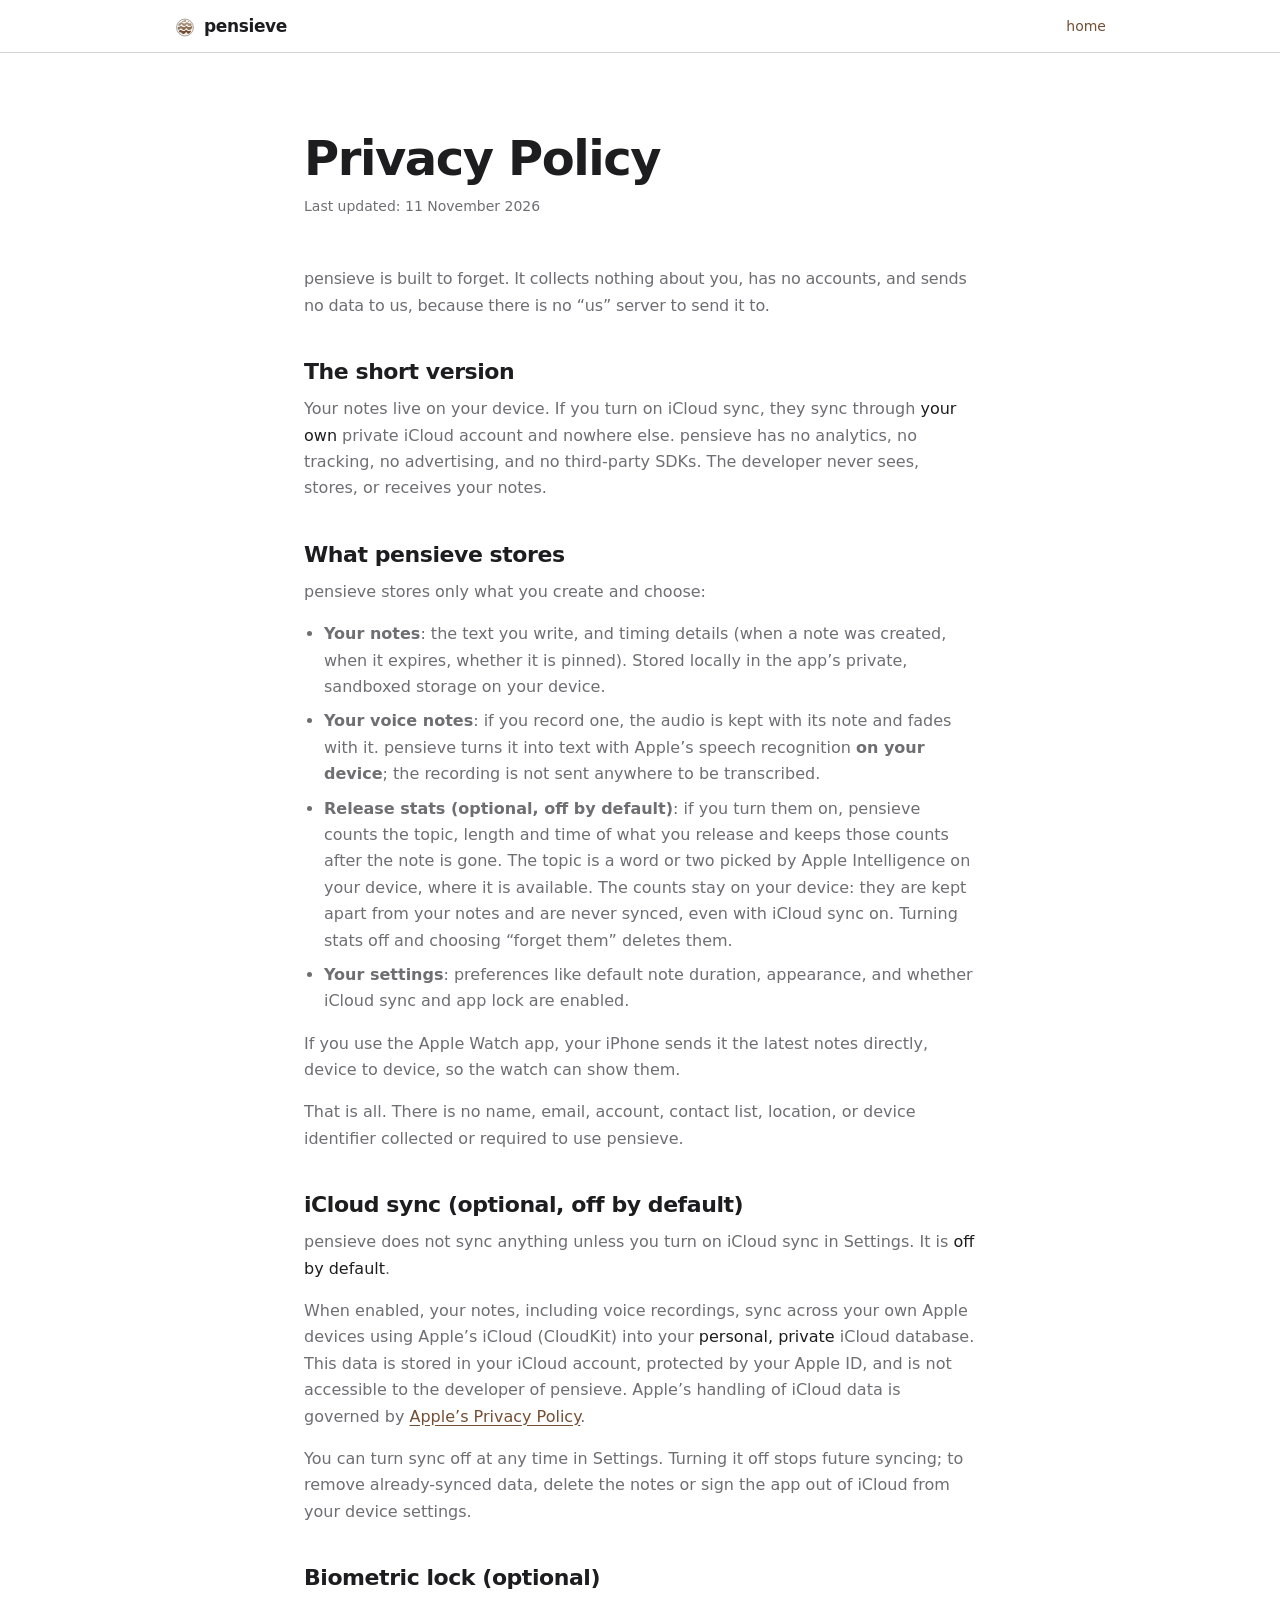
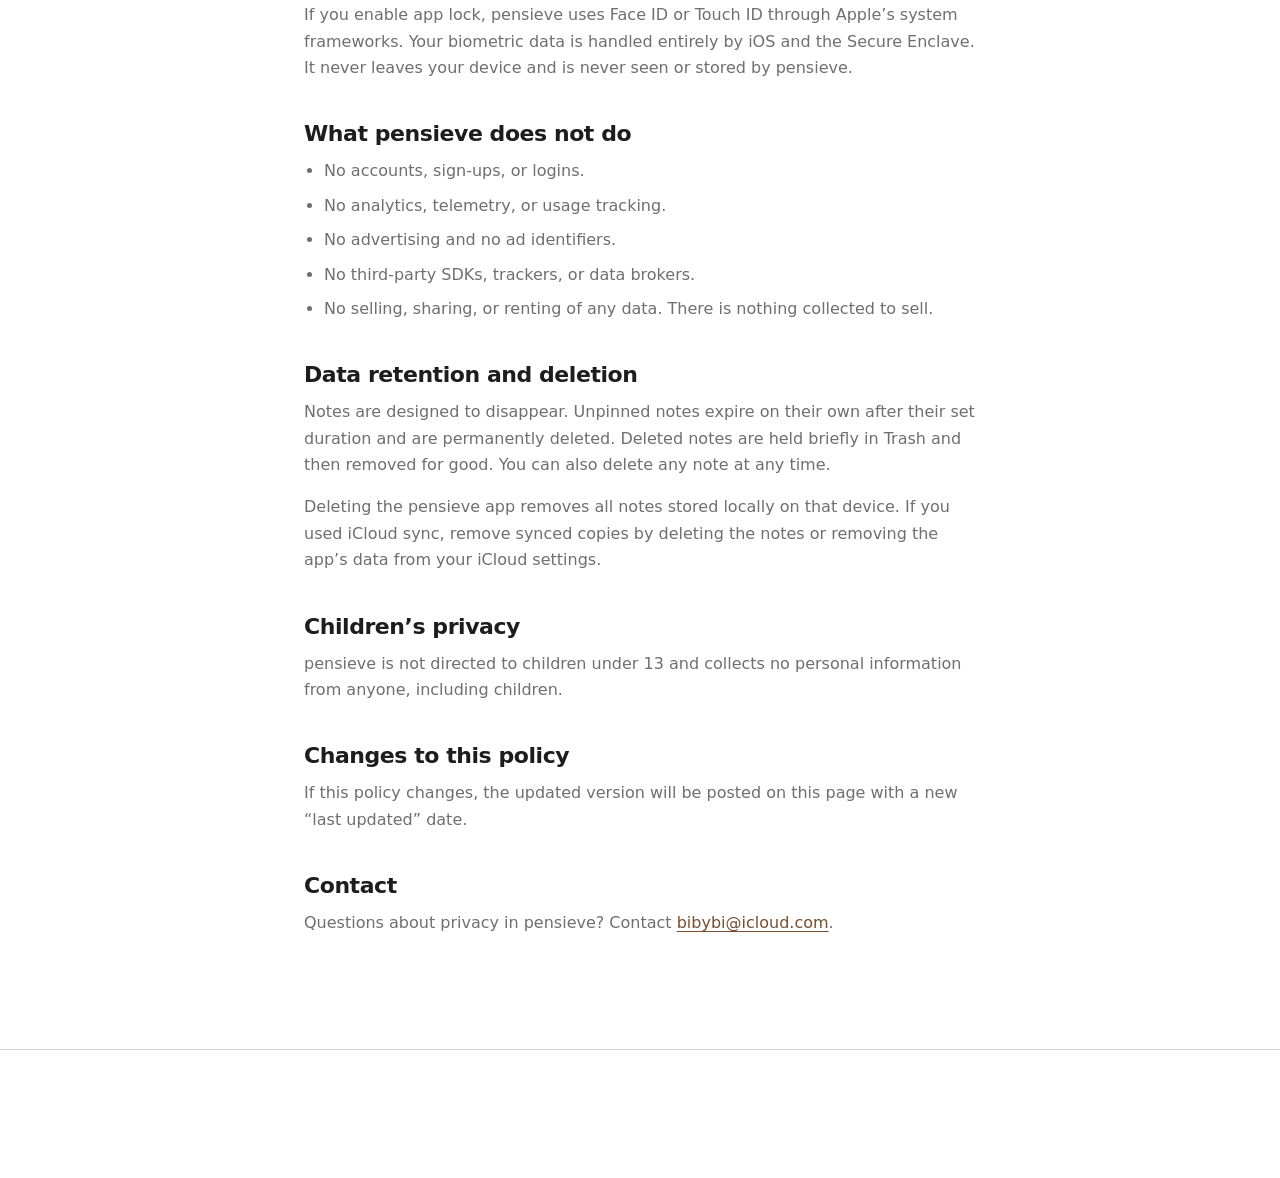
<file: privacy.html>
<!DOCTYPE html>
<html lang="en">
<head>
  <meta charset="UTF-8">
  <meta name="viewport" content="width=device-width, initial-scale=1.0">
  <title>pensieve, Privacy Policy</title>
  <meta name="description" content="pensieve is built to forget. It collects nothing about you. Read the full privacy policy.">

  <link rel="canonical" href="https://theanhgen.github.io/pensieve-site/privacy.html">
  <link rel="icon" href="favicon-32.png" sizes="32x32" type="image/png">
  <link rel="icon" href="mark.svg" type="image/svg+xml">
  <link rel="apple-touch-icon" href="apple-touch-icon.png">
  <!-- Light and dark, decided by the reader's system and nothing else. There
       was a three-way toggle here until 2026-09-16; it went because Safari
       takes the colour it paints behind a pull-to-refresh once, at load, and
       nothing in the document reaches it afterwards — a theme chosen in the
       page left the wrong colour above it. The system setting is the one the
       browser already agrees with. -->
  <meta name="theme-color" content="#ffffff" media="(prefers-color-scheme: light)">
  <meta name="theme-color" content="#000000" media="(prefers-color-scheme: dark)">


  <meta property="og:type" content="website">
  <meta property="og:url" content="https://theanhgen.github.io/pensieve-site/privacy.html">
  <meta property="og:title" content="pensieve, Privacy Policy">
  <meta property="og:description" content="pensieve is built to forget. It collects nothing about you.">
  <meta property="og:image" content="https://theanhgen.github.io/pensieve-site/og.png">
  <meta property="og:image:width" content="1200">
  <meta property="og:image:height" content="630">
  <meta property="og:image:alt" content="pensieve: a week, then gone. a journaling app where notes fade and disappear.">
  <meta name="twitter:card" content="summary_large_image">
  <meta name="twitter:title" content="pensieve, Privacy Policy">
  <meta name="twitter:description" content="pensieve is built to forget. It collects nothing about you.">
  <meta name="twitter:image" content="https://theanhgen.github.io/pensieve-site/og.png">
  <meta name="twitter:image:alt" content="pensieve: a week, then gone. a journaling app where notes fade and disappear.">
  <script type="application/ld+json">
  {
    "@context": "https://schema.org",
    "@graph": [
      {
        "@type": "WebPage",
        "@id": "https://theanhgen.github.io/pensieve-site/privacy.html#webpage",
        "url": "https://theanhgen.github.io/pensieve-site/privacy.html",
        "name": "pensieve, Privacy Policy",
        "description": "pensieve is built to forget. It collects nothing about you.",
        "isPartOf": {
          "@id": "https://theanhgen.github.io/pensieve-site/#website"
        },
        "about": {
          "@id": "https://theanhgen.github.io/pensieve-site/#app"
        },
        "inLanguage": "en",
        "publisher": {
          "@id": "https://theanhgen.github.io/pensieve-site/#person"
        },
        "dateModified": "2026-08-31"
      },
      {
        "@type": "Person",
        "@id": "https://theanhgen.github.io/pensieve-site/#person",
        "name": "nguyen the anh",
        "url": "https://theanhgen.github.io/pensieve-site/why.html"
      }
    ]
  }
  </script>

  <link rel="stylesheet" href="style.css">
  <style>
    .legal {
      max-width: 720px;
      margin: 0 auto;
      padding: 80px 24px 96px;
    }
    .legal-header { margin-bottom: 48px; }
    .legal-header h1 {
      font-size: 48px;
      font-weight: 700;
      letter-spacing: -0.03em;
      line-height: 1.05;
      color: var(--ink);
      margin-bottom: 12px;
    }
    .legal-header .updated {
      font-size: 14px;
      color: var(--muted);
    }
    .legal-lede {
      font-size: 21px;
      font-weight: 300;
      line-height: 1.5;
      letter-spacing: -0.01em;
      color: var(--ink);
      margin-bottom: 40px;
      max-width: 52ch;
    }
    .legal h2 {
      font-size: 22px;
      font-weight: 600;
      letter-spacing: -0.02em;
      color: var(--ink);
      margin: 40px 0 12px;
    }
    /* Measure, not container width: the 720px column is ~90 characters a line
       at 16px. Headings can use the full column; running text caps at 68ch,
       which lands right at the top of the 60-75 character band. */
    .legal p,
    .legal li { max-width: 68ch; }
    .legal p {
      font-size: 16px;
      font-weight: 400;
      line-height: 1.65;
      color: var(--muted);
      margin-bottom: 16px;
    }
    .legal p strong { color: var(--ink); font-weight: 500; }
    .legal ul {
      margin: 0 0 16px 20px;
      padding: 0;
    }
    .legal li {
      font-size: 16px;
      line-height: 1.65;
      color: var(--muted);
      margin-bottom: 8px;
    }
    .legal a {
      color: var(--accent);
      transition: opacity 0.15s var(--ease-out);
    }
    /* Underlined, not just tinted: inside a paragraph, colour alone is the only
       thing separating a link from the sentence around it. */
    .legal p a,
    .legal li a {
      text-decoration: underline;
      text-underline-offset: 3px;
    }
    @media (hover: hover) and (pointer: fine) {
      .legal a:hover { opacity: 0.7; }
    }
    .legal a:active { opacity: 0.55; transition-duration: 60ms; }
  </style>
</head>
<body>

  <a href="#main" class="skip-link">skip to content</a>

  <nav class="nav" aria-label="Primary">
    <div class="wrap">
      <a href="index.html" class="nav-wordmark">
        <picture>
          <source srcset="mark-dark.svg" media="(prefers-color-scheme: dark)">
          <img src="mark.svg" alt="" class="nav-mark" width="22" height="22" decoding="async">
        </picture>
        pensieve
      </a>
      <div class="nav-actions">
        <a href="index.html" class="nav-link">home</a>
      </div>
    </div>
  </nav>

  <main class="legal" id="main">
    <div class="legal-header">
      <h1>Privacy Policy</h1>
      <p class="updated">Last updated: 11 November 2026</p>
    </div>

    <p class="legal-lede">pensieve is built to forget. It collects nothing about you, has no accounts, and sends no data to us, because there is no “us” server to send it to.</p>

    <h2>The short version</h2>
    <p>Your notes live on your device. If you turn on iCloud sync, they sync through <strong>your own</strong> private iCloud account and nowhere else. pensieve has no analytics, no tracking, no advertising, and no third-party SDKs. The developer never sees, stores, or receives your notes.</p>

    <h2>What pensieve stores</h2>
    <p>pensieve stores only what you create and choose:</p>
    <ul>
      <li><strong>Your notes</strong>: the text you write, and timing details (when a note was created, when it expires, whether it is pinned). Stored locally in the app’s private, sandboxed storage on your device.</li>
      <li><strong>Your voice notes</strong>: if you record one, the audio is kept with its note and fades with it. pensieve turns it into text with Apple’s speech recognition <strong>on your device</strong>; the recording is not sent anywhere to be transcribed.</li>
      <li><strong>Release stats (optional, off by default)</strong>: if you turn them on, pensieve counts the topic, length and time of what you release and keeps those counts after the note is gone. The topic is a word or two picked by Apple Intelligence on your device, where it is available. The counts stay on your device: they are kept apart from your notes and are never synced, even with iCloud sync on. Turning stats off and choosing “forget them” deletes them.</li>
      <li><strong>Your settings</strong>: preferences like default note duration, appearance, and whether iCloud sync and app lock are enabled.</li>
    </ul>
    <p>If you use the Apple Watch app, your iPhone sends it the latest notes directly, device to device, so the watch can show them.</p>
    <p>That is all. There is no name, email, account, contact list, location, or device identifier collected or required to use pensieve.</p>

    <h2>iCloud sync (optional, off by default)</h2>
    <p>pensieve does not sync anything unless you turn on iCloud sync in Settings. It is <strong>off by default</strong>.</p>
    <p>When enabled, your notes, including voice recordings, sync across your own Apple devices using Apple’s iCloud (CloudKit) into your <strong>personal, private</strong> iCloud database. This data is stored in your iCloud account, protected by your Apple ID, and is not accessible to the developer of pensieve. Apple’s handling of iCloud data is governed by <a href="https://www.apple.com/legal/privacy/" target="_blank" rel="noopener">Apple’s Privacy Policy</a>.</p>
    <p>You can turn sync off at any time in Settings. Turning it off stops future syncing; to remove already-synced data, delete the notes or sign the app out of iCloud from your device settings.</p>

    <h2>Biometric lock (optional)</h2>
    <p>If you enable app lock, pensieve uses Face ID or Touch ID through Apple’s system frameworks. Your biometric data is handled entirely by iOS and the Secure Enclave. It never leaves your device and is never seen or stored by pensieve.</p>

    <h2>What pensieve does not do</h2>
    <ul>
      <li>No accounts, sign-ups, or logins.</li>
      <li>No analytics, telemetry, or usage tracking.</li>
      <li>No advertising and no ad identifiers.</li>
      <li>No third-party SDKs, trackers, or data brokers.</li>
      <li>No selling, sharing, or renting of any data. There is nothing collected to sell.</li>
    </ul>

    <h2>Data retention and deletion</h2>
    <p>Notes are designed to disappear. Unpinned notes expire on their own after their set duration and are permanently deleted. Deleted notes are held briefly in Trash and then removed for good. You can also delete any note at any time.</p>
    <p>Deleting the pensieve app removes all notes stored locally on that device. If you used iCloud sync, remove synced copies by deleting the notes or removing the app’s data from your iCloud settings.</p>

    <h2>Children’s privacy</h2>
    <p>pensieve is not directed to children under 13 and collects no personal information from anyone, including children.</p>

    <h2>Changes to this policy</h2>
    <p>If this policy changes, the updated version will be posted on this page with a new “last updated” date.</p>

    <h2>Contact</h2>
    <p>Questions about privacy in pensieve? Contact <a href="mailto:bibybi@icloud.com">bibybi@icloud.com</a>.</p>
  </main>

  <footer class="footer">
    <div class="wrap">
      <span class="footer-name">
        <picture>
          <source srcset="mark-dark.svg" media="(prefers-color-scheme: dark)">
          <img src="mark.svg" alt="" class="footer-mark" width="18" height="18" loading="lazy" decoding="async">
        </picture>
        pensieve
      </span>
      <nav class="footer-links" aria-label="Footer">
        <a href="why.html" class="footer-link">why</a>
        <a href="mailto:bibybi@icloud.com" class="footer-link">contact</a>
      </nav>
      <span class="footer-legal">© 2026 pensieve. all rights reserved.</span>
    </div>
  </footer>

</body>
</html>
</file>
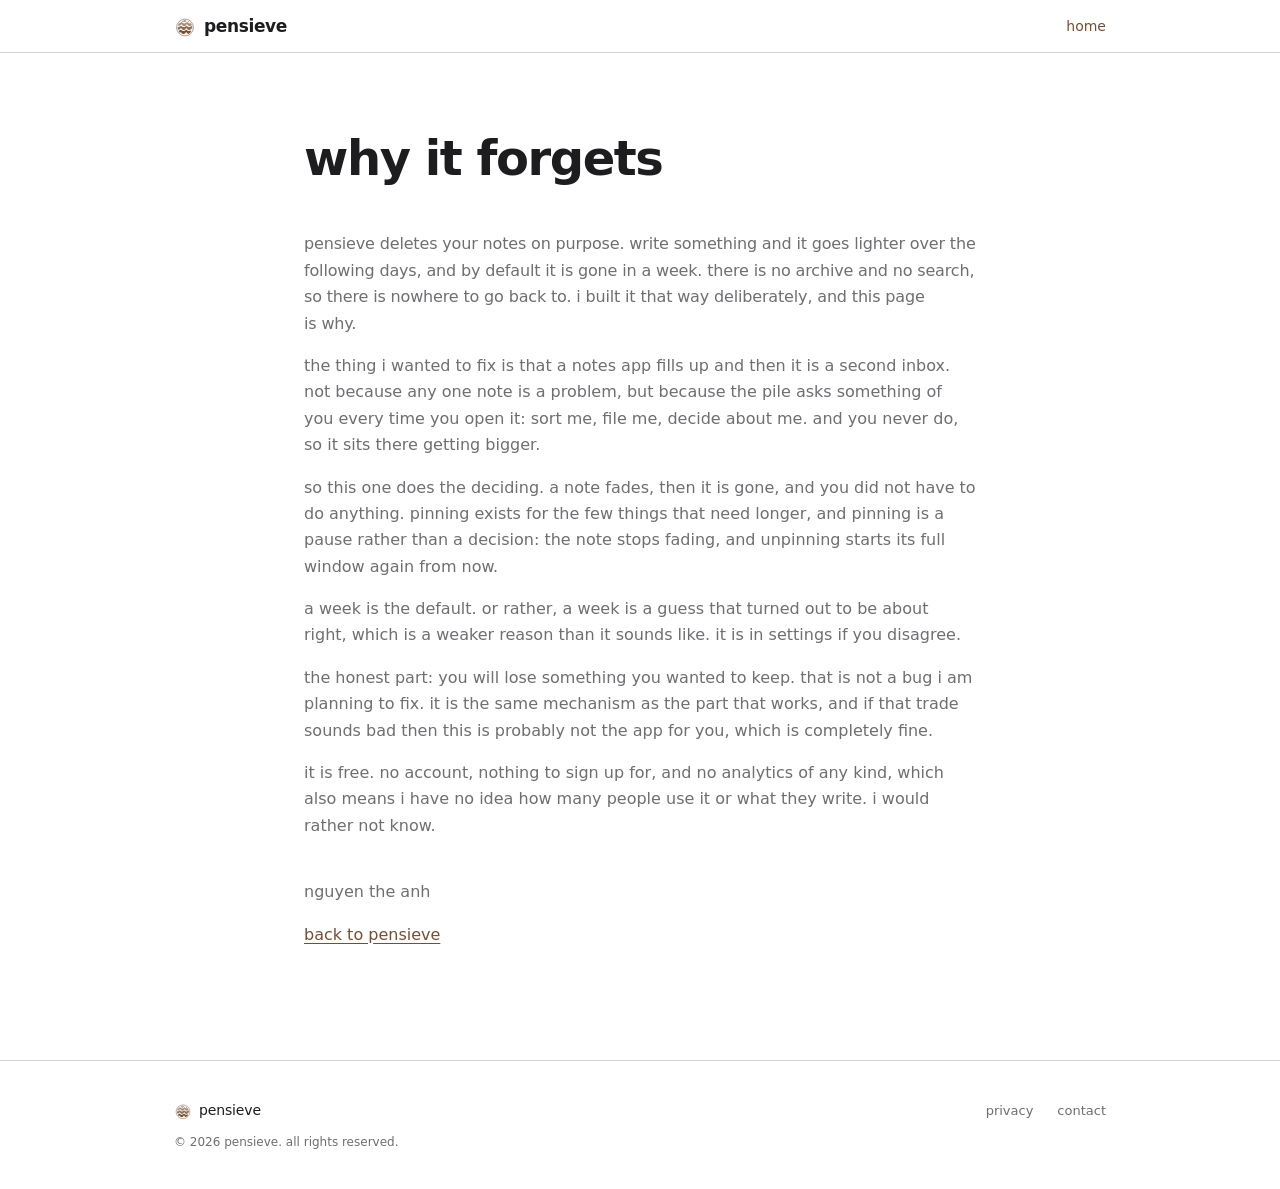
<file: why.html>
<!DOCTYPE html>
<html lang="en">
<head>
  <meta charset="UTF-8">
  <meta name="viewport" content="width=device-width, initial-scale=1.0">
  <title>why pensieve forgets</title>
  <meta name="description" content="pensieve deletes your notes on purpose. the reasoning behind a notes app with no archive, from the person who built it.">

  <link rel="canonical" href="https://theanhgen.github.io/pensieve-site/why.html">
  <link rel="icon" href="favicon-32.png" sizes="32x32" type="image/png">
  <link rel="icon" href="mark.svg" type="image/svg+xml">
  <link rel="apple-touch-icon" href="apple-touch-icon.png">
  <!-- Light and dark, decided by the reader's system and nothing else. There
       was a three-way toggle here until 2026-09-16; it went because Safari
       takes the colour it paints behind a pull-to-refresh once, at load, and
       nothing in the document reaches it afterwards — a theme chosen in the
       page left the wrong colour above it. The system setting is the one the
       browser already agrees with. -->
  <meta name="theme-color" content="#ffffff" media="(prefers-color-scheme: light)">
  <meta name="theme-color" content="#000000" media="(prefers-color-scheme: dark)">


  <meta property="og:type" content="website">
  <meta property="og:url" content="https://theanhgen.github.io/pensieve-site/why.html">
  <meta property="og:title" content="why pensieve forgets">
  <meta property="og:description" content="pensieve deletes your notes on purpose. the reasoning, from the person who built it.">
  <meta property="og:image" content="https://theanhgen.github.io/pensieve-site/og.png">
  <meta property="og:image:width" content="1200">
  <meta property="og:image:height" content="630">
  <meta property="og:image:alt" content="pensieve: a week, then gone. a journaling app where notes fade and disappear.">
  <meta name="twitter:card" content="summary_large_image">
  <meta name="twitter:title" content="why pensieve forgets">
  <meta name="twitter:description" content="pensieve deletes your notes on purpose. the reasoning, from the person who built it.">
  <meta name="twitter:image" content="https://theanhgen.github.io/pensieve-site/og.png">
  <meta name="twitter:image:alt" content="pensieve: a week, then gone. a journaling app where notes fade and disappear.">
  <link rel="stylesheet" href="style.css">
  <style>
    .legal {
      max-width: 720px;
      margin: 0 auto;
      padding: 80px 24px 96px;
    }
    .legal-header { margin-bottom: 48px; }
    .legal-header h1 {
      font-size: 48px;
      font-weight: 700;
      letter-spacing: -0.03em;
      line-height: 1.05;
      color: var(--ink);
      margin-bottom: 12px;
    }
    .legal-header .updated {
      font-size: 14px;
      color: var(--muted);
    }
    .why-sign {
      margin-top: 40px;
      color: var(--muted);
      font-size: 15px;
    }
    .legal-lede {
      font-size: 21px;
      font-weight: 300;
      line-height: 1.5;
      letter-spacing: -0.01em;
      color: var(--ink);
      margin-bottom: 40px;
      max-width: 52ch;
    }
    .legal h2 {
      font-size: 22px;
      font-weight: 600;
      letter-spacing: -0.02em;
      color: var(--ink);
      margin: 40px 0 12px;
    }
    /* Measure, not container width: the 720px column is ~90 characters a line
       at 16px. Headings can use the full column; running text caps at 68ch,
       which lands right at the top of the 60-75 character band. */
    .legal p,
    .legal li { max-width: 68ch; }
    .legal p {
      font-size: 16px;
      font-weight: 400;
      line-height: 1.65;
      color: var(--muted);
      margin-bottom: 16px;
    }
    .legal p strong { color: var(--ink); font-weight: 500; }
    .legal ul {
      margin: 0 0 16px 20px;
      padding: 0;
    }
    .legal li {
      font-size: 16px;
      line-height: 1.65;
      color: var(--muted);
      margin-bottom: 8px;
    }
    .legal a {
      color: var(--accent);
      transition: opacity 0.15s var(--ease-out);
    }
    /* Underlined, not just tinted: inside a paragraph, colour alone is the only
       thing separating a link from the sentence around it. */
    .legal p a,
    .legal li a {
      text-decoration: underline;
      text-underline-offset: 3px;
    }
    @media (hover: hover) and (pointer: fine) {
      .legal a:hover { opacity: 0.7; }
    }
    .legal a:active { opacity: 0.55; transition-duration: 60ms; }
  </style>
  <script type="application/ld+json">
  {
    "@context": "https://schema.org",
    "@graph": [
      {
        "@type": "AboutPage",
        "@id": "https://theanhgen.github.io/pensieve-site/why.html#webpage",
        "url": "https://theanhgen.github.io/pensieve-site/why.html",
        "name": "why pensieve forgets",
        "description": "pensieve deletes your notes on purpose. the reasoning behind a notes app with no archive, from the person who built it.",
        "isPartOf": {
          "@id": "https://theanhgen.github.io/pensieve-site/#website"
        },
        "about": {
          "@id": "https://theanhgen.github.io/pensieve-site/#app"
        },
        "inLanguage": "en",
        "author": {
          "@id": "https://theanhgen.github.io/pensieve-site/#person"
        },
        "dateModified": "2026-08-31",
        "primaryImageOfPage": {
          "@type": "ImageObject",
          "url": "https://theanhgen.github.io/pensieve-site/og.png",
          "width": 1200,
          "height": 630
        }
      },
      {
        "@type": "Person",
        "@id": "https://theanhgen.github.io/pensieve-site/#person",
        "name": "nguyen the anh",
        "url": "https://theanhgen.github.io/pensieve-site/why.html"
      }
    ]
  }
  </script>
</head>
<body>

  <a href="#main" class="skip-link">skip to content</a>

  <nav class="nav" aria-label="Primary">
    <div class="wrap">
      <a href="index.html" class="nav-wordmark">
        <picture>
          <source srcset="mark-dark.svg" media="(prefers-color-scheme: dark)">
          <img src="mark.svg" alt="" class="nav-mark" width="22" height="22" decoding="async">
        </picture>
        pensieve
      </a>
      <div class="nav-actions">
        <a href="index.html" class="nav-link">home</a>
      </div>
    </div>
  </nav>

  <main class="legal" id="main">
    <div class="legal-header">
      <h1>why it forgets</h1>
    </div>

    <!-- Spec register, deliberately: this paragraph is the extraction target.
         Self-contained, first person, carries the entity and the number, no
         hedging and no reversal. Everything below it is free to be raw. -->
    <p class="legal-lede">pensieve deletes your notes on purpose. write something and it goes lighter over the following days, and by default it is gone in a week. there is no archive and no search, so there is nowhere to go back to. i built it that way deliberately, and this page is why.</p>

    <p>the thing i wanted to fix is that a notes app fills up and then it is a second inbox. not because any one note is a problem, but because the pile asks something of you every time you open it: sort me, file me, decide about me. and you never do, so it sits there getting bigger.</p>

    <p>so this one does the deciding. a note fades, then it is gone, and you did not have to do anything. pinning exists for the few things that need longer, and pinning is a pause rather than a decision: the note stops fading, and unpinning starts its full window again from now.</p>

    <p>a week is the default. or rather, a week is a guess that turned out to be about right, which is a weaker reason than it sounds like. it is in settings if you disagree.</p>

    <p>the honest part: you will lose something you wanted to keep. that is not a bug i am planning to fix. it is the same mechanism as the part that works, and if that trade sounds bad then this is probably not the app for you, which is completely fine.</p>

    <p>it is free. no account, nothing to sign up for, and no analytics of any kind, which also means i have no idea how many people use it or what they write. i would rather not know.</p>

    <p class="why-sign">nguyen the anh</p>

    <p><a href="index.html">back to pensieve</a></p>
  </main>

  <footer class="footer">
    <div class="wrap">
      <span class="footer-name">
        <picture>
          <source srcset="mark-dark.svg" media="(prefers-color-scheme: dark)">
          <img src="mark.svg" alt="" class="footer-mark" width="18" height="18" loading="lazy" decoding="async">
        </picture>
        pensieve
      </span>
      <nav class="footer-links" aria-label="Footer">
        <a href="privacy.html" class="footer-link">privacy</a>
        <a href="mailto:bibybi@icloud.com" class="footer-link">contact</a>
      </nav>
      <span class="footer-legal">© 2026 pensieve. all rights reserved.</span>
    </div>
  </footer>

</body>
</html>
</file>
<file: style.css>
:root {
  --bg:         #000000;
  --bg-card:    #1a1a1a;
  --ink:        #f5f5f7;
  --muted:      #86868b;
  --rule:       #2d2d2d;
  --accent:     #b09070;
  --nav-bg:     rgba(0, 0, 0, 0.72);

  --font: -apple-system, BlinkMacSystemFont, "SF Pro Display", "SF Pro Text", system-ui, sans-serif;

  --r-card: 18px;

  /* Strong custom easing — the built-in CSS curves are too weak. */
  --ease-out: cubic-bezier(0.23, 1, 0.32, 1);

  color-scheme: light dark;
}

/* ─ theme ────────────────────────────────────────────────── */
/* One state: the reader's system setting, through the prefers-color-scheme
   queries below and the color-scheme above, which also hands the UA's own
   surfaces — form controls, the scrollbar — the same answer. A three-way
   toggle used to write data-theme over all of it. It went on 2026-09-16:
   Safari decides once per load what colour to paint behind a pull-to-refresh,
   and a theme chosen after that never reaches it, so the toggle could only
   ever leave the wrong colour above the page. */

*, *::before, *::after { box-sizing: border-box; margin: 0; padding: 0; }
/* The page colour on <html> too, not only on <body>. What a browser paints
   past the page's edge (an overscroll, a pull-to-refresh) can come from the
   root element, and with nothing set there it falls back to the UA's own
   default rather than to the page's ground. */
html { scroll-behavior: smooth; background: var(--bg); }
body {
  font-family: var(--font);
  background: var(--bg);
  color: var(--ink);
  -webkit-font-smoothing: antialiased;
  -moz-osx-font-smoothing: grayscale;
  overflow-wrap: break-word;
}
a { text-decoration: none; color: inherit; }

/* Typographic defaults — balance headings, keep body from orphaning. */
h1, h2, h3 { text-wrap: balance; }
p { text-wrap: pretty; }

/* Selection in the brand accent — the browser default is a hard blue that
   belongs to no palette on this page. */
::selection {
  background: color-mix(in oklab, var(--accent) 28%, transparent);
  color: var(--ink);
}

/* Consistent, branded focus ring across every interactive element. */
:focus-visible {
  outline: 2px solid var(--accent);
  outline-offset: 3px;
  border-radius: 4px;
}

/* Skip link — the first focusable element, ahead of the sticky nav. Parked
   off-screen with a transform rather than display:none so it stays in the tab
   order, and slides in when it takes focus. */
.skip-link {
  position: absolute;
  top: 0.5rem;
  left: 0.5rem;
  z-index: 200;
  padding: 0.625rem 1rem;
  border-radius: 10px;
  background: var(--bg-card);
  color: var(--ink);
  font-size: 0.875rem;
  font-weight: 500;
  transform: translateY(-250%);
  transition: transform 0.18s var(--ease-out);
}
.skip-link:focus { transform: none; }

.visually-hidden {
  position: absolute;
  width: 1px; height: 1px;
  padding: 0; margin: -1px;
  overflow: hidden;
  clip: rect(0 0 0 0);
  white-space: nowrap;
  border: 0;
}

section { scroll-margin-top: 4rem; }

/* ─ wrap ─────────────────────────────────────────────────── */
.wrap {
  max-width: 980px;
  margin: 0 auto;
  padding: 0 1.5rem;
}

/* ─ scroll reveal ────────────────────────────────────────── */
/* Only hide when JS is present; without JS everything shows immediately. */
html.js [data-reveal] {
  opacity: 0;
  transform: translateY(16px);
  transition:
    opacity   0.42s var(--ease-out) var(--d, 0ms),
    transform 0.42s var(--ease-out) var(--d, 0ms);
}
html.js [data-reveal].is-in {
  opacity: 1;
  transform: none;
}
/* picture/img are inline — transform is ignored unless made block-level. */
picture[data-reveal] { display: inline-block; }

/* ─ nav ──────────────────────────────────────────────────── */
.nav {
  position: sticky;
  top: 0;
  z-index: 100;
  background: var(--nav-bg);
  backdrop-filter: blur(20px) saturate(180%);
  -webkit-backdrop-filter: blur(20px) saturate(180%);
  border-bottom: 1px solid var(--rule);
}
.nav .wrap {
  min-height: 3.25rem;
  display: flex;
  align-items: center;
  justify-content: space-between;
}
.nav-wordmark {
  display: inline-flex;
  align-items: center;
  gap: 0.5rem;
  font-size: 1.0625rem;
  font-weight: 600;
  letter-spacing: -0.022em;
  color: var(--ink);
}
/* The water mark beside the name: same files as the hero, at nav size. */
/* Centred on the lowercase letters, not on the line box. `align-items: center`
   centres the mark on the text's line box, which holds room for capitals and
   ascenders that "pensieve" does not have, so the mark sat 1.5px above the
   middle of the letters (measured 2026-11-13: mark centre 26.0px, x-height
   centre 27.5px, SF 600 at 17px). The same in the footer, 1.8px at 14px. */
.nav-mark {
  display: block;
  width: 22px;
  height: 22px;
  transform: translateY(1.5px);
}
.nav-link {
  font-size: 0.875rem;
  font-weight: 400;
  color: var(--accent);
  transition: opacity 0.15s var(--ease-out);
}
/* 1.25rem, not 1rem: both children extend their hit area sideways (see the
   hit targets section), and 20px is what leaves them 4px of clearance. */
.nav-actions {
  display: flex;
  align-items: center;
  gap: 1.25rem;
}
/* ─ hero ─────────────────────────────────────────────────── */
/* Two columns: the offer, and the app performing it. The device used to be its
   own section below; showing it beside the headline is the point — the product
   IS the fade, so the page should not have to assert it in prose first. */
.hero {
  padding: 5.5rem 1.5rem 5rem;
}
.hero-grid {
  display: grid;
  grid-template-columns: repeat(2, minmax(0, 1fr));
  gap: 4rem;
  align-items: center;
}
.hero-copy {
  display: flex;
  flex-direction: column;
  align-items: flex-start;
  gap: 1rem;
}
.hero-device {
  display: flex;
  justify-content: center;
}
/* The water mark, bare on the page: no icon square, no shadow, the disc is its
   own edge. The canvas the gather script draws sits exactly over the image;
   the image is hidden only while that drawing runs, and fades in over it at
   the end, so what holds is the real mark. */
.hero-mark {
  position: relative;
  width: 96px;
  height: 96px;
  /* The disc is 78.5% of the box; pull the box left by the margin that leaves
     so the ring, not the empty corner, lines up with the headline. Reset once
     the hero centres itself (responsive, below). */
  margin-left: -10px;
}
.hero-mark-img {
  display: block;
  width: 100%;
  height: 100%;
  transition: opacity 0.45s var(--ease-out);
}
.hero-mark.is-gathering .hero-mark-img { opacity: 0; transition: none; }
.hero-mark.is-gathering .hero-mark-gather { transition: none; }
.hero-mark-gather {
  position: absolute;
  inset: 0;
  width: 100%;
  height: 100%;
  pointer-events: none;
  transition: opacity 0.45s var(--ease-out);
}
.hero-mark-gather.is-gone { opacity: 0; }
.hero-title {
  font-size: 4.25rem;
  font-weight: 700;
  line-height: 0.98;
  letter-spacing: -0.04em;
  color: var(--ink);
}
.hero-sub {
  font-size: 1.1875rem;
  font-weight: 300;
  line-height: 1.4;
  letter-spacing: -0.01em;
  color: var(--muted);
  max-width: 23.75rem;
}
/* Honest pre-launch CTA — the badge is not a link yet. */
.hero-cta {
  margin-top: 0.25rem;
  display: flex;
  flex-direction: column;
  align-items: flex-start;
  gap: 0.625rem;
}
.appstore-badge {
  height: 48px;
  width: auto;
  display: block;
  opacity: 0.9;
}
/* The asset is the black Apple lockup, so dark is the case that inverts —
   the one fork on this page running opposite to the tokens above, which are
   dark by default.

   Every theme fork from here down is a plain prefers-color-scheme query.
   They used to be written twice, once more for an explicit choice; there is
   no explicit choice any more. */
@media (prefers-color-scheme: dark) {
  .appstore-badge { filter: invert(1); }
}
.hero-cta-note {
  font-size: 0.8125rem;
  font-weight: 500;
  letter-spacing: 0.02em;
  color: var(--accent);
  text-transform: uppercase;
  white-space: nowrap;
}
/* Pre-launch lead capture, and the quietest thing in the block: 13px muted
   text, no border, no fill — the badge stays the CTA. A mailto keeps the
   "no analytics" line two rows below honest, since nothing loads. */
.cta-mailto {
  font-size: 0.8125rem;
  font-weight: 400;
  line-height: 1.4;
  letter-spacing: -0.01em;
  color: var(--muted);
  transition: color 0.15s var(--ease-out), opacity 0.15s var(--ease-out);
}
.hero-trust {
  font-size: 0.8125rem;
  font-weight: 400;
  line-height: 1.5;
  letter-spacing: -0.01em;
  color: var(--muted);
}

/* ─ device frame ─────────────────────────────────────────── */
/* Apple's official iPhone 17 Pro Max bezel (Design Resources, 3x PNG) laid
   OVER the screen, rather than a CSS gradient pretending to be a phone.
   Measured from the asset's alpha channel, not guessed: the image is
   1470x3000 and its transparent screen cutout is 1318x2866 at x=76, y=67 —
   aspect 0.4599 against the 0.4603 of the 800/1739 recordings, i.e. the same
   rectangle to within anti-aliasing. Insets are therefore expressed as
   percentages so all four frames scale from one file.

   The Dynamic Island is painted into the PNG and sits above the video, which
   is what a real device looks like. The screen needs no border-radius: at the
   corners the bezel itself is opaque and masks the video's square edges. */
.phone-frame {
  position: relative;
  /* min(), not a flat 320px: the hero column is the full viewport width once
     the grid stacks, and at 390px a 320px frame plus the section's 1.5rem
     gutters pushed the page into a sideways scroll. Capped by the column
     instead, the phone is 320px wherever there is room for it and shrinks with
     the screen where there isn't. */
  width: min(320px, 100%);
  aspect-ratio: 1470 / 3000;
  flex-shrink: 0;
}
/* drop-shadow, not box-shadow: it follows the PNG's alpha silhouette instead
   of casting from a rectangle the device does not fill. But NOT on the hero
   frame itself: Safari silently refuses to render a filter on any ancestor of
   an accelerated <video>, so the hero's shadow comes from .phone-shadow — a
   duplicate bezel img UNDER the stack that carries the filter instead. Its
   subtree is just an image, which Safari rasterizes fine; its own pixels are
   hidden beneath the video and the real bezel, so only the shadow shows. */
.phone-shadow {
  position: absolute;
  inset: 0;
  width: 100%;
  height: 100%;
  pointer-events: none;
  filter:
    drop-shadow(rgba(41, 32, 24, 0.20) 0 6px 16px)
    drop-shadow(rgba(41, 32, 24, 0.32) 0 24px 50px);
}
.phone-screen {
  position: absolute;
  left:   5.1701%;
  top:    2.2333%;
  width:  89.6599%;
  height: 95.5333%;
  overflow: hidden;
  line-height: 0;
  /* The cutout is a ROUNDED rect, not the plain box its bounding measurement
     suggests. Without this the screenshot's square corners poke out past the
     bezel as four pale notches — invisible on dark content, obvious on light.
     186px at 3x (62pt, Apple's screen radius) scaled to each frame width. */
  border-radius: 33px;
  /* The "Safari white rectangle" was never a compositing artifact: it was the
     light-mode box-shadow left on .phone-frame when b9b366f swapped the base
     shadow for filter:drop-shadow. An outer box-shadow is clipped out of its
     own border box, so around the square, transparent frame it painted a
     rectangle with a sharp, unshadowed hole — exactly frame-box-sized, ~5px
     outside the bezel silhouette (the PNG's transparent margin). Safari made
     it stark because it also drops the ancestor filter over <video> (no soft
     halo left to mask it); Chrome kept rendering the halo over it. Both the
     stale box-shadow and the ancestor filter are gone now. */
  clip-path: inset(0 round 33px);
  transform: translateZ(0);
}
.phone-bezel {
  position: absolute;
  inset: 0;
  width: 100%;
  height: 100%;
  display: block;
  pointer-events: none;
}
.device-shot {
  display: block;
  width: 100%;
  height: 100%;
  object-fit: cover;
  border-radius: inherit;
}
/* Theme-swap the two hero videos (a <video> can't do <picture> media). The
   script at the end of the page reads which one is visible to decide which
   file to fetch, so this rule is also what picks the download. */
.device-shot--dark  { display: none; }
.device-shot--light { display: block; }
@media (prefers-color-scheme: dark) {
  .device-shot--dark  { display: block; }
  .device-shot--light { display: none; }
}

/* The mechanic cards: no bezel, no device silhouette — a plain rounded crop
   of the app's notes region, full-bleed at the card's content width. The
   bezel cost too much: of the old 184px frame only ~170px was screen, and a
   440pt-wide capture shown at 170px rendered the note text at ~6px. Cropped
   and bezel-free the same card fits a ~245px-wide image, which is what sets
   the text size — width, not the crop itself, is the whole mechanism. */
.phone-frame--small {
  width: 100%;
  margin-top: 4px;
  aspect-ratio: auto;
  /* img-only subtree — Safari renders the filter here without complaint.
     Kept: without a shadow the flat crops look pasted onto the card. */
  filter:
    drop-shadow(rgba(41, 32, 24, 0.20) 0 6px 16px)
    drop-shadow(rgba(41, 32, 24, 0.32) 0 24px 50px);
}
.phone-frame--small .phone-screen {
  position: static;
  width: 100%;
  height: auto;
  border-radius: 12px;
  clip-path: none;
}
.phone-frame--small .device-shot {
  height: auto;
}

/* ─ Fading home-screen widget (matches the real app widget) ─ */
/* Colors, 2px accent bar, section header, and per-note fade opacity all
   mirror PensieveWidget's FadingWidgetView (PensievePaper/Ink/Muted/Release). */
/* Three widgets side by side; they stack under 900px with the hero. */
.app-widget-row {
  display: grid;
  grid-template-columns: repeat(3, minmax(0, 1fr));
  gap: 1.25rem;
  width: 100%;
  /* stretch, not start: the three carry different note counts, so top-aligning
     them left ragged bottoms and put each capture row at a different height. */
  align-items: stretch;
}

.app-widget {
  --w-paper: #f6f3ed;
  --w-ink:   #221a12;
  --w-muted: #7e6c5b;
  --w-bar:   #744f34;
  width: 100%;
  margin-top: 0.5rem;
  background: var(--w-paper);
  border-radius: 28px;
  padding: 1.0625rem 1.1875rem;
  display: flex;
  flex-direction: column;
  gap: 0.6875rem;
  text-align: left;
  /* Warm neutral, not pure black — same light source as the device frames.
     Measured on the white page: the old rgba(0,0,0,.10/.16) rendered a flatly
     grey #cdcdcd falloff. In DARK mode the widget sits on #000000 and the
     shadow measures invisible, which is why that block still carries black. */
  box-shadow:
    rgba(41, 32, 24, 0.10) 0 6px 18px,
    rgba(41, 32, 24, 0.16) 0 22px 50px;
}
.app-widget-label {
  font-size: 0.625rem;
  font-weight: 500;
  letter-spacing: 0.06em;
  text-transform: uppercase;
  color: var(--w-muted);
  white-space: nowrap;
}
.app-widget-note {
  display: flex;
  gap: 0.5625rem;
  align-items: stretch;
  opacity: var(--o, 1);
}
.app-widget-bar {
  width: 2px;
  flex-shrink: 0;
  border-radius: 1px;
  background: var(--w-bar);
  align-self: stretch;
}
.app-widget-body {
  display: flex;
  flex-direction: column;
  gap: 0.1875rem;
}
.app-widget-text {
  font-size: 0.875rem;
  line-height: 1.25;
  letter-spacing: -0.01em;
  color: var(--w-ink);
}
.app-widget-time {
  font-size: 0.6875rem;
  color: var(--w-muted);
  white-space: nowrap;
}
/* Pinned notes draw their bar in PensieveAmber rather than PensieveRelease —
   same distinction the widget makes, so "held" reads differently at a glance. */
.app-widget--held { --w-bar: #a0522d; }

/* CaptureRow: hairline, basin glyph, one label. */
.app-widget-capture {
  display: flex;
  align-items: center;
  gap: 0.4375rem;
  /* auto, not a fixed gap: with equal-height cards this pins the row to the
     bottom so all three line up, exactly as they do on a home screen. */
  margin-top: auto;
  padding-top: 0.5625rem;
  border-top: 0.5px solid rgba(126, 108, 91, 0.28);
  font-size: 0.75rem;
  font-weight: 500;
  color: var(--w-muted);
}
/* ReleaseGlyph is bubble.left.circle.fill in PensieveMuted — the same muted
   tone as the label beside it, not the accent bar colour. */
.app-widget-glyph {
  color: var(--w-muted);
  flex-shrink: 0;
}

@media (prefers-color-scheme: dark) {
  .app-widget {
    --w-paper: #17130f;
    --w-ink:   #e8e1d8;
    --w-muted: #8a7b6b;
    --w-bar:   #b09070;
    box-shadow: rgba(0, 0, 0, 0.45) 0 22px 50px;
  }
  .app-widget--held { --w-bar: #d49567; }
  .app-widget-capture { border-top-color: rgba(138, 123, 107, 0.3); }
}

/* ─ mechanic ─────────────────────────────────────────────── */
.mechanic {
  padding: 5rem 1.5rem;
}
.mechanic .wrap {
  display: grid;
  /* minmax(0), like .app-widget-row: the cards now hold full-bleed images,
     and a bare 1fr's min-content floor lets those push the column past the
     viewport on narrow screens. */
  grid-template-columns: repeat(3, minmax(0, 1fr));
  gap: 2px;
}
.mechanic-step {
  background: var(--bg-card);
  padding: 2.5rem 2rem;
  display: flex;
  flex-direction: column;
  gap: 0.75rem;
  /* The full-bleed card images have a large intrinsic width; without this the
     grid item's auto minimum lets them force the card past the track (and,
     on phones, past the viewport). */
  min-width: 0;
}
.mechanic-step:first-child { border-radius: var(--r-card) 0 0 var(--r-card); }
.mechanic-step:last-child  { border-radius: 0 var(--r-card) var(--r-card) 0; }
.step-num {
  font-size: 0.6875rem;
  font-weight: 500;
  letter-spacing: 0.12em;
  text-transform: uppercase;
  color: var(--accent);
  white-space: nowrap;
}
.mechanic-step h3 {
  font-size: 2.25rem;
  font-weight: 700;
  letter-spacing: -0.03em;
  line-height: 1.05;
  color: var(--ink);
}
.mechanic-step p {
  font-size: 0.9375rem;
  font-weight: 400;
  line-height: 1.6;
  color: var(--muted);
}
/* The copy decides how tall it is; it must not decide where the phone starts.
   Let it eat the card's leftover height so every frame is pushed to the card
   bottom. The cards are equal height (grid stretch) and the frames are all the
   same size, so bottom-aligning them aligns their tops too — at any width, and
   however many lines a step's sentence happens to wrap to. */
.mechanic-step--with-screen p { flex-grow: 1; }

/* ─ features ─────────────────────────────────────────────── */
.features {
  padding: 5rem 1.5rem;
}
.features-header {
  margin-bottom: 3rem;
}
.features-header h2 {
  font-size: 3rem;
  font-weight: 700;
  letter-spacing: -0.03em;
  line-height: 1.05;
  color: var(--ink);
  margin-bottom: 0.75rem;
}
.features-header p {
  font-size: 1.1875rem;
  font-weight: 300;
  color: var(--muted);
  letter-spacing: -0.01em;
  max-width: 46ch;
}
.features-grid {
  display: grid;
  grid-template-columns: repeat(3, 1fr);
  gap: 2px;
}
.feature-card {
  background: var(--bg-card);
  padding: 2.25rem 1.75rem;
  display: flex;
  flex-direction: column;
  gap: 0.75rem;
}
.feature-card:first-child { border-radius: var(--r-card) 0 0 var(--r-card); }
.feature-card:last-child  { border-radius: 0 var(--r-card) var(--r-card) 0; }
.feature-card h3 {
  font-size: 1.3125rem;
  font-weight: 600;
  letter-spacing: -0.02em;
  line-height: 1.15;
  color: var(--ink);
}
.feature-card p {
  font-size: 0.9375rem;
  font-weight: 400;
  line-height: 1.6;
  color: var(--muted);
}

/* ─ interactive fade demo ────────────────────────────────── */
/* Without JS the form is a button that reloads the page, and there is nothing
   for it to demonstrate — so the section is not there at all. */
html:not(.js) .demo { display: none; }

.demo {
  padding: 5rem 1.5rem;
}
.demo-header {
  margin-bottom: 2rem;
}
.demo-header h2 {
  font-size: 3rem;
  font-weight: 700;
  letter-spacing: -0.03em;
  line-height: 1.05;
  color: var(--ink);
  margin-bottom: 0.75rem;
}
.demo-header p {
  font-size: 1.1875rem;
  font-weight: 300;
  letter-spacing: -0.01em;
  color: var(--muted);
  max-width: 46ch;
}
/* One narrow column, left-aligned with the copy above it — the input, the
   promise, and the thing the input fills, in the order they are read. */
.demo-stage {
  display: flex;
  flex-direction: column;
  gap: 1rem;
  max-width: 25rem;
}
.demo-form {
  display: flex;
  gap: 0.5rem;
  align-items: stretch;
}
.demo-input {
  flex: 1 1 auto;
  min-width: 0;
  font-family: inherit;
  /* 16px exactly: iOS zooms the whole page in on a focused field below this. */
  font-size: 1rem;
  font-weight: 400;
  letter-spacing: -0.01em;
  color: var(--ink);
  background: var(--bg-card);
  border: 1px solid var(--rule);
  border-radius: 12px;
  padding: 0.6875rem 0.875rem;
}
.demo-input::placeholder { color: var(--muted); }
.demo-submit {
  flex: 0 0 auto;
  font-family: inherit;
  font-size: 0.9375rem;
  font-weight: 500;
  letter-spacing: -0.01em;
  color: var(--bg);
  background: var(--ink);
  border: 0;
  border-radius: 12px;
  padding: 0.6875rem 1.125rem;
  cursor: pointer;
  transition: opacity 0.15s var(--ease-out);
}
.demo-privacy {
  font-size: 0.8125rem;
  font-weight: 400;
  line-height: 1.5;
  color: var(--muted);
}
/* The panel is an .app-widget, so the notes it holds are widget notes. */
.demo-panel {
  margin-top: 0;
  /* Holds its footprint from empty to full, so the first note does not shove
     the rest of the page down as the reader types. */
  min-height: 10.5rem;
}
.demo-list {
  display: flex;
  flex-direction: column;
  /* Matches the .app-widget gap, so the stack reads as one widget list. */
  gap: 0.6875rem;
}
.demo-empty {
  font-size: 0.875rem;
  line-height: 1.25;
  letter-spacing: -0.01em;
  color: var(--w-muted);
}
.demo-panel:not(.is-empty) .demo-empty { display: none; }

/* Twenty seconds, not a week — a page can only show the shape of it. */
@keyframes pensieve-fade {
  from { opacity: 0.92; }
  to   { opacity: 0; }
}
@keyframes pensieve-ghost {
  from { opacity: 0.6; }
  to   { opacity: 0; }
}
.demo-note {
  animation: pensieve-fade 20s linear forwards;
}
/* The ghost has to outlive the note it replaces. With the fade left running
   and filling forwards, "released." would be painted at opacity 0 and nobody
   would ever see the label the whole demo is aiming at. */
.demo-note.is-released {
  animation: none;
  opacity: 1;
}
.demo-released {
  font-size: 0.875rem;
  line-height: 1.25;
  letter-spacing: -0.01em;
  color: var(--w-muted);
  animation: pensieve-ghost 2s var(--ease-out) forwards;
}

/* ─ voice ────────────────────────────────────────────────── */
/* The copy and one phone side by side, then the two ways in that need no
   screen as a pair of feature cards. Same type, cards and frame as the
   sections around it: nothing here is a new kind of thing. */
.voice {
  padding: 5rem 1.5rem;
}
.voice-grid {
  display: grid;
  grid-template-columns: minmax(0, 1fr) minmax(0, 17.5rem);
  gap: 4rem;
  align-items: center;
}
.voice-copy h2 {
  font-size: 3rem;
  font-weight: 700;
  letter-spacing: -0.03em;
  line-height: 1.05;
  color: var(--ink);
  margin-bottom: 0.75rem;
}
.voice-copy p {
  font-size: 1.1875rem;
  font-weight: 300;
  letter-spacing: -0.01em;
  color: var(--muted);
  max-width: 46ch;
}
.voice-ways {
  margin-top: 3rem;
  display: grid;
  grid-template-columns: repeat(2, minmax(0, 1fr));
  gap: 2px;
}
/* The picture takes the card's leftover height and sits in the middle of it,
   so the island, much shorter than the watch beside it, does not hang at the
   bottom of an empty card. */
.island-stage,
.watch-stage {
  flex-grow: 1;
  display: flex;
  align-items: center;
  justify-content: center;
  padding-top: 1.25rem;
}
/* The compact Dynamic Island, VoiceTakeLiveActivity's layout: waveform
   leading, clock trailing. Black in both themes, as the island is. */
.island {
  display: flex;
  align-items: center;
  justify-content: space-between;
  width: min(14.5rem, 100%);
  height: 2.25rem;
  padding: 0 1rem 0 0.875rem;
  border-radius: 999px;
  background: #000000;
}
.island-wave {
  display: flex;
  align-items: center;
  gap: 2px;
  height: 16px;
}
.island-wave i {
  display: block;
  width: 3px;
  height: calc(var(--h) * 16px);
  border-radius: 1.5px;
  background: #e0817a;
}
.island-clock {
  font-size: 0.875rem;
  font-weight: 500;
  font-variant-numeric: tabular-nums;
  color: #f6f3ed;
}
/* The watch capture is the bare 416x496 screen; the radius and the dark ring
   stand in for the case, the way the iPhone bezel does for the phone shots. */
.watch-shot {
  display: block;
  width: 208px;
  max-width: 100%;
  height: auto;
  border-radius: 40px;
  background: #000000;
  box-shadow:
    0 0 0 6px #2a2a2c,
    rgba(41, 32, 24, 0.20) 0 6px 16px,
    rgba(41, 32, 24, 0.32) 0 24px 50px;
}

/* ─ widgets ──────────────────────────────────────────────── */
.widgets {
  padding: 5rem 1.5rem;
}
.widgets h2 {
  font-size: 3rem;
  font-weight: 700;
  letter-spacing: -0.03em;
  line-height: 1.05;
  color: var(--ink);
  margin-bottom: 0.75rem;
}
.widgets > .wrap > p {
  font-size: 1.1875rem;
  font-weight: 300;
  letter-spacing: -0.01em;
  color: var(--muted);
  margin-bottom: 3rem;
  max-width: 46ch;
}
/* Left-aligned, like the features section above it. Centring made the two
   read as different kinds of section when they are the same kind. */
.widgets .wrap {
  display: flex;
  flex-direction: column;
  align-items: stretch;
}

/* ─ privacy ──────────────────────────────────────────────── */
.privacy {
  padding: 5rem 1.5rem;
}
/* One accent hairline, on the one section that carries the promise. Sits over
   the grey rule rather than replacing it, so the section still aligns with
   every other divider on the page. */
/* With the section rules gone this is the page's only divider — a deliberate
   mark where the argument turns to the promise, rather than a hairline on
   every seam. */
/* The page's only divider, left-aligned with the text rather than centred, and
   in flow so it starts exactly where the copy does at any width. */
.privacy .wrap::before {
  content: '';
  display: block;
  width: 72px;
  height: 2px;
  background: var(--accent);
  border-radius: 1px;
  margin-bottom: 1.75rem;
}
.privacy p {
  font-size: 1.75rem;
  font-weight: 300;
  line-height: 1.4;
  letter-spacing: -0.02em;
  color: var(--muted);
  max-width: 38.75rem;
}
.privacy p strong {
  color: var(--ink);
  font-weight: 400;
}
/* One step down from .privacy p on purpose: pricing rides along in this
   section, it does not compete with the promise that owns it. */
.privacy-price {
  margin-top: 1.25rem;
  font-size: 1.0625rem;
  font-weight: 400;
  line-height: 1.6;
  letter-spacing: -0.01em;
  color: var(--muted);
  max-width: 38.75rem;
}
.privacy-price a {
  color: var(--accent);
  transition: opacity 0.15s var(--ease-out);
}
.privacy-link {
  display: inline-block;
  margin-top: 1.5rem;
  font-size: 0.9375rem;
  color: var(--accent);
  transition: opacity 0.15s var(--ease-out);
}

/* ─ faq ──────────────────────────────────────────────────── */
.faq {
  padding: 5rem 1.5rem;
}
.faq-title {
  font-size: 3rem;
  font-weight: 700;
  letter-spacing: -0.03em;
  color: var(--ink);
  margin-bottom: 3rem;
}
/* Left, not centred, so the heading sits above the first question instead of
   floating over the middle of it. Width still capped for readability. */
.faq-list {
  max-width: 40rem;
}
.faq-item {
  border-top: 1px solid var(--rule);
}
.faq-item:last-child {
  border-bottom: 1px solid var(--rule);
}
.faq-heading {
  margin: 0;
  font: inherit;
  font-weight: inherit;
}
.faq-question {
  display: flex;
  align-items: center;
  justify-content: space-between;
  gap: 1rem;
  width: 100%;
  padding: 1.25rem 0;
  font-family: var(--font);
  font-size: 1.0625rem;
  font-weight: 600;
  letter-spacing: -0.02em;
  color: var(--ink);
  background: none;
  border: none;
  cursor: pointer;
  text-align: left;
  transition: opacity 0.15s var(--ease-out);
}
.faq-question::after {
  content: '';
  width: 1rem;
  height: 1rem;
  flex-shrink: 0;
  /* Masked, not a pre-coloured data URI. The stroke used to be #b09070 baked
     into the SVG, so in light mode this glyph kept the DARK-mode accent while
     every other accent on the page switched to #744f34. Painting the token
     through a mask makes it follow the theme like everything else. */
  background: var(--accent);
  -webkit-mask: url("data:image/svg+xml,%3Csvg xmlns='http://www.w3.org/2000/svg' viewBox='0 0 16 16'%3E%3Cpath d='M8 3v10M3 8h10' stroke='%23000' stroke-width='1.5' stroke-linecap='round'/%3E%3C/svg%3E") center / contain no-repeat;
  mask: url("data:image/svg+xml,%3Csvg xmlns='http://www.w3.org/2000/svg' viewBox='0 0 16 16'%3E%3Cpath d='M8 3v10M3 8h10' stroke='%23000' stroke-width='1.5' stroke-linecap='round'/%3E%3C/svg%3E") center / contain no-repeat;
  transition: transform 0.24s var(--ease-out);
}
.faq-question[aria-expanded="true"]::after {
  transform: rotate(45deg);
}
/* Accordion via grid-template-rows — interruptible, no transitionend races.
   Base (no JS) is OPEN so answers are always reachable. */
.faq-answer {
  display: grid;
  grid-template-rows: 1fr;
  /* An answer is a link target (#faq-pricing, from the privacy section). Without
     this the jump parks the answer at y=0 with its own question scrolled off
     the top, under the nav — 4rem of nav plus ~4rem of question row. */
  scroll-margin-top: 8rem;
}
.faq-answer-inner { overflow: hidden; }
html.js .faq-answer {
  grid-template-rows: 0fr;
  visibility: hidden;
  transition:
    grid-template-rows 0.24s var(--ease-out),
    visibility 0s linear 0.24s;
}
html.js .faq-answer.is-open {
  grid-template-rows: 1fr;
  visibility: visible;
  transition:
    grid-template-rows 0.24s var(--ease-out),
    visibility 0s;
}
.faq-answer > .faq-answer-inner > p {
  font-size: 0.9375rem;
  font-weight: 400;
  line-height: 1.6;
  color: var(--muted);
  padding-bottom: 1.25rem;
  max-width: 68ch;
}

/* ─ closing ──────────────────────────────────────────────── */
/* An ending beat. The page previously ran out on the last FAQ answer, leaving a
   convinced reader with nothing to act on and the only badge far above. Left
   aligned like every other section, and no top padding — the FAQ's last rule
   already provides the seam. */
.closing {
  padding: 0 1.5rem 5rem;
}
.closing .wrap {
  display: flex;
  flex-direction: column;
  align-items: flex-start;
  gap: 1.25rem;
}
.closing-line {
  font-size: 1.75rem;
  font-weight: 300;
  line-height: 1.4;
  letter-spacing: -0.02em;
  color: var(--ink);
  max-width: 20ch;
}
/* Its own class rather than reusing .hero-cta: that one centres itself under
   900px to sit beneath the centred hero, which would strand this badge in the
   middle of a left-aligned section. */
.closing-cta {
  display: flex;
  flex-direction: column;
  align-items: flex-start;
  gap: 0.625rem;
}

/* ─ footer ───────────────────────────────────────────────── */
.footer {
  border-top: 1px solid var(--rule);
  padding: 2.5rem 1.5rem;
}
.footer .wrap {
  display: flex;
  align-items: center;
  justify-content: space-between;
  gap: 1rem;
  flex-wrap: wrap;
}
.footer-name {
  display: inline-flex;
  align-items: center;
  gap: 0.4375rem;
  font-size: 0.875rem;
  font-weight: 500;
  color: var(--ink);
  letter-spacing: -0.01em;
}
.footer-mark {
  display: block;
  width: 18px;
  height: 18px;
  transform: translateY(1.8px); /* see .nav-mark */
}
.footer-links {
  display: flex;
  align-items: center;
  /* 24, not 20: the two links each extend their hit area 10px sideways, so a
     20px gap left them touching at exactly 0px of clearance. */
  gap: 1.5rem;
}
.footer-link {
  font-size: 0.8125rem;
  color: var(--muted);
  transition: color 0.15s var(--ease-out), opacity 0.15s var(--ease-out);
}
.footer-legal {
  font-size: 0.75rem;
  color: var(--muted);
  flex-basis: 100%;
}

/* ─ hover (pointer devices only, avoids sticky hover on touch) ─ */
@media (hover: hover) and (pointer: fine) {
  .nav-link:hover     { opacity: 0.7; }
  .privacy-link:hover { opacity: 0.7; }
  .privacy-link:hover,
  .privacy-price a:hover,
  .cta-mailto:hover,
  .nav-link:hover    { text-decoration: underline; text-underline-offset: 4px; }
  .privacy-price a:hover { opacity: 0.7; }
  .cta-mailto:hover  { color: var(--ink); }
  .faq-question:hover { opacity: 0.7; }
  .footer-link:hover  { color: var(--ink); }
  .demo-submit:hover  { opacity: 0.82; }
}

/* ─ press ────────────────────────────────────────────────── */
/* Touch has no hover, so without this a tap has no acknowledgement at all.
   Opacity rather than a scale transform: these are text links and a
   full-width accordion row, and scaling either one looks like a glitch. */
.nav-link:active,
.privacy-link:active,
.privacy-price a:active,
.cta-mailto:active,
.footer-link:active,
.faq-question:active,
.demo-submit:active {
  opacity: 0.55;
  transition-duration: 60ms;
}

/* ─ hit targets ──────────────────────────────────────────── */
/* The nav, footer and privacy links are 13-15px text with no padding, so
   their real hit area was the line box — well under the 44px a thumb needs.
   Expand it with a pseudo-element so nothing moves visually. Each extension
   is checked against its neighbours: the footer pair now clears by 4px, and
   the nav link and the privacy link each stand alone in their row. */
.nav-link,
.footer-link,
.privacy-link,
.cta-mailto {
  position: relative;
}
.nav-link::after,
.footer-link::after {
  content: '';
  position: absolute;
  inset: -0.875rem -0.625rem;
}
.privacy-link::after {
  content: '';
  position: absolute;
  inset: -0.8125rem -0.5rem;
}
/* Its only neighbours in both CTA stacks are the badge and the "coming soon"
   note, neither of which is clickable, so the overlap costs nothing. */
.cta-mailto::after {
  content: '';
  position: absolute;
  inset: -0.8125rem -0.5rem;
}

/* ─ responsive ───────────────────────────────────────────── */
/* One column below 900px: at two columns the copy well gets too narrow for a
   68px headline long before the 833px breakpoint the card grids use. */
@media (max-width: 56.25em) {
  .hero-grid {
    grid-template-columns: 1fr;
    gap: 2.5rem;
  }
  .hero-copy { align-items: center; text-align: center; }
  .hero-mark { margin-left: 0; }
  .app-widget-row { grid-template-columns: 1fr; max-width: 21.25rem; margin: 0 auto; }
  .hero-cta  { align-items: center; }
  .hero-sub  { max-width: 26.25rem; }
  .voice-grid { grid-template-columns: minmax(0, 1fr); gap: 2.5rem; }
  .voice-shot { width: min(17.5rem, 100%); margin: 0 auto; }
}

@media (max-width: 40em) {
  /* Let .wrap own the horizontal gutter; sections drop side padding. */
  .hero,
  .mechanic,
  .demo,
  .features,
  .voice,
  .widgets,
  .privacy,
  .faq,
  .closing,
  .footer { padding-left: 0; padding-right: 0; }
  /* 1.5rem, matching every other gutter. This was the page's only 20px. */
  .nav .wrap { padding: 0 1.5rem; }

  .hero-title { font-size: 2.875rem; }
  .hero-sub   { font-size: 1.0625rem; }
  .privacy p   { font-size: 1.4375rem; }
  .closing-line { font-size: 1.5rem; }

  .mechanic .wrap,
  .features-grid,
  .voice-ways {
    grid-template-columns: minmax(0, 1fr);
    gap: 2px;
  }
  .mechanic-step:first-child,
  .mechanic-step:last-child,
  .feature-card:first-child,
  .feature-card:last-child  { border-radius: 0; }
  .mechanic-step:first-child,
  .feature-card:first-child { border-radius: var(--r-card) var(--r-card) 0 0; }
  .mechanic-step:last-child,
  .feature-card:last-child  { border-radius: 0 0 var(--r-card) var(--r-card); }

  .features-header h2,
  .demo-header h2,
  .voice-copy h2,
  .widgets h2 { font-size: 2.125rem; }

  .footer .wrap {
    flex-direction: column;
    gap: 0.75rem;
    align-items: flex-start;
  }
}

@media (max-width: 52.0625em) and (min-width: 40.0625em) {
  .hero-title { font-size: 3.5rem; }

  .mechanic .wrap,
  .features-grid,
  .voice-ways { grid-template-columns: minmax(0, 1fr); }
  .mechanic-step:first-child,
  .feature-card:first-child { border-radius: var(--r-card) var(--r-card) 0 0; }
  .mechanic-step:last-child,
  .feature-card:last-child  { border-radius: 0 0 var(--r-card) var(--r-card); }
  .mechanic-step,
  .feature-card { border-radius: 0; }
}

/* ─ reduced motion ───────────────────────────────────────── */
@media (prefers-reduced-motion: reduce) {
  html { scroll-behavior: auto; }
  /* Gentler, not zero. Reduced motion asks for no vestibular movement, not for
     content to appear instantly — so the translate goes and the cross-fade
     stays. The JS path already marks every reveal in-view at once under this
     setting, so nothing here depends on scrolling. */
  html.js [data-reveal] {
    transform: none;
    transition: opacity 0.42s var(--ease-out) var(--d, 0ms);
  }
  .faq-answer,
  html.js .faq-answer,
  html.js .faq-answer.is-open,
  .faq-question::after {
    transition: none;
  }
  /* The demo releases a note outright rather than fading it, and the JS reads
     the same query to drive that. The ghost then holds still for its two
     seconds instead of dissolving — a fade-out here is the same motion the
     setting asked us not to make. */
  .demo-note { animation: none; }
  .demo-released { animation: none; opacity: 0.6; }
}

/* ─ light mode ───────────────────────────────────────────── */
/* No .phone-frame box-shadow here: the one this block used to carry was a
   leftover from the gradient-bezel era (opaque, border-radius: 54px); on the
   transparent, square frame it painted the infamous "Safari white rectangle"
   — see the note in .phone-screen. */
@media (prefers-color-scheme: light) {
  :root {
    --bg:          #ffffff;
    --bg-card:     #f5f5f7;
    --ink:         #1d1d1f;
    --muted:       #6e6e73;
    --rule:        #d2d2d7;
    --accent:      #744f34;
    --nav-bg:      rgba(255, 255, 255, 0.82);
  }
}

/* ─ reduced transparency ─────────────────────────────────── */
/* The nav is the page's only translucent material. When the viewer has asked
   for less transparency it becomes an ordinary solid bar: raise the background
   to full opacity and drop the blur entirely, rather than frosting it harder. */
@media (prefers-reduced-transparency: reduce) {
  .nav {
    background: var(--bg);
    backdrop-filter: none;
    -webkit-backdrop-filter: none;
  }
}

/* ─ increased contrast ───────────────────────────────────── */
/* Secondary text and hairlines carry almost all of this page's quietness, so
   they are what has to give. Both blocks sit after the light-mode block on
   purpose — otherwise light mode would reset --muted straight back. */
@media (prefers-contrast: more) {
  :root {
    --muted: #a1a1a6;
    --rule:  #4a4a4a;
  }
  .nav {
    background: var(--bg);
    backdrop-filter: none;
    -webkit-backdrop-filter: none;
  }
}
@media (prefers-contrast: more) and (prefers-color-scheme: light) {
  :root {
    --muted: #4a4a52;
    --rule:  #8e8e93;
  }
}

/* ─ below-the-fold rendering ──────────────────────────────── */
/* Everything under the hero is laid out and painted only once it comes near
   the viewport. The page is ~4900px tall and the browser was doing the whole
   thing in one commit during load — a single main-thread task big enough to
   count as blocking on a slow device, spent on eight sections nobody has
   scrolled to yet.
   `auto` on contain-intrinsic-size, not a bare length: the browser remembers
   each section's real height after it renders once, so the scrollbar stops
   moving under the reader on the way down. The placeholder heights are rough
   on purpose — they only have to be close enough that an unrendered section
   doesn't collapse.
   Not applied to .hero: it is on screen at load, so skipping it would cost a
   frame rather than save one. */
.mechanic, .demo, .features, .voice, .widgets, .privacy, .faq, .closing, .footer {
  content-visibility: auto;
  contain-intrinsic-size: auto 900px;
}
</file>
